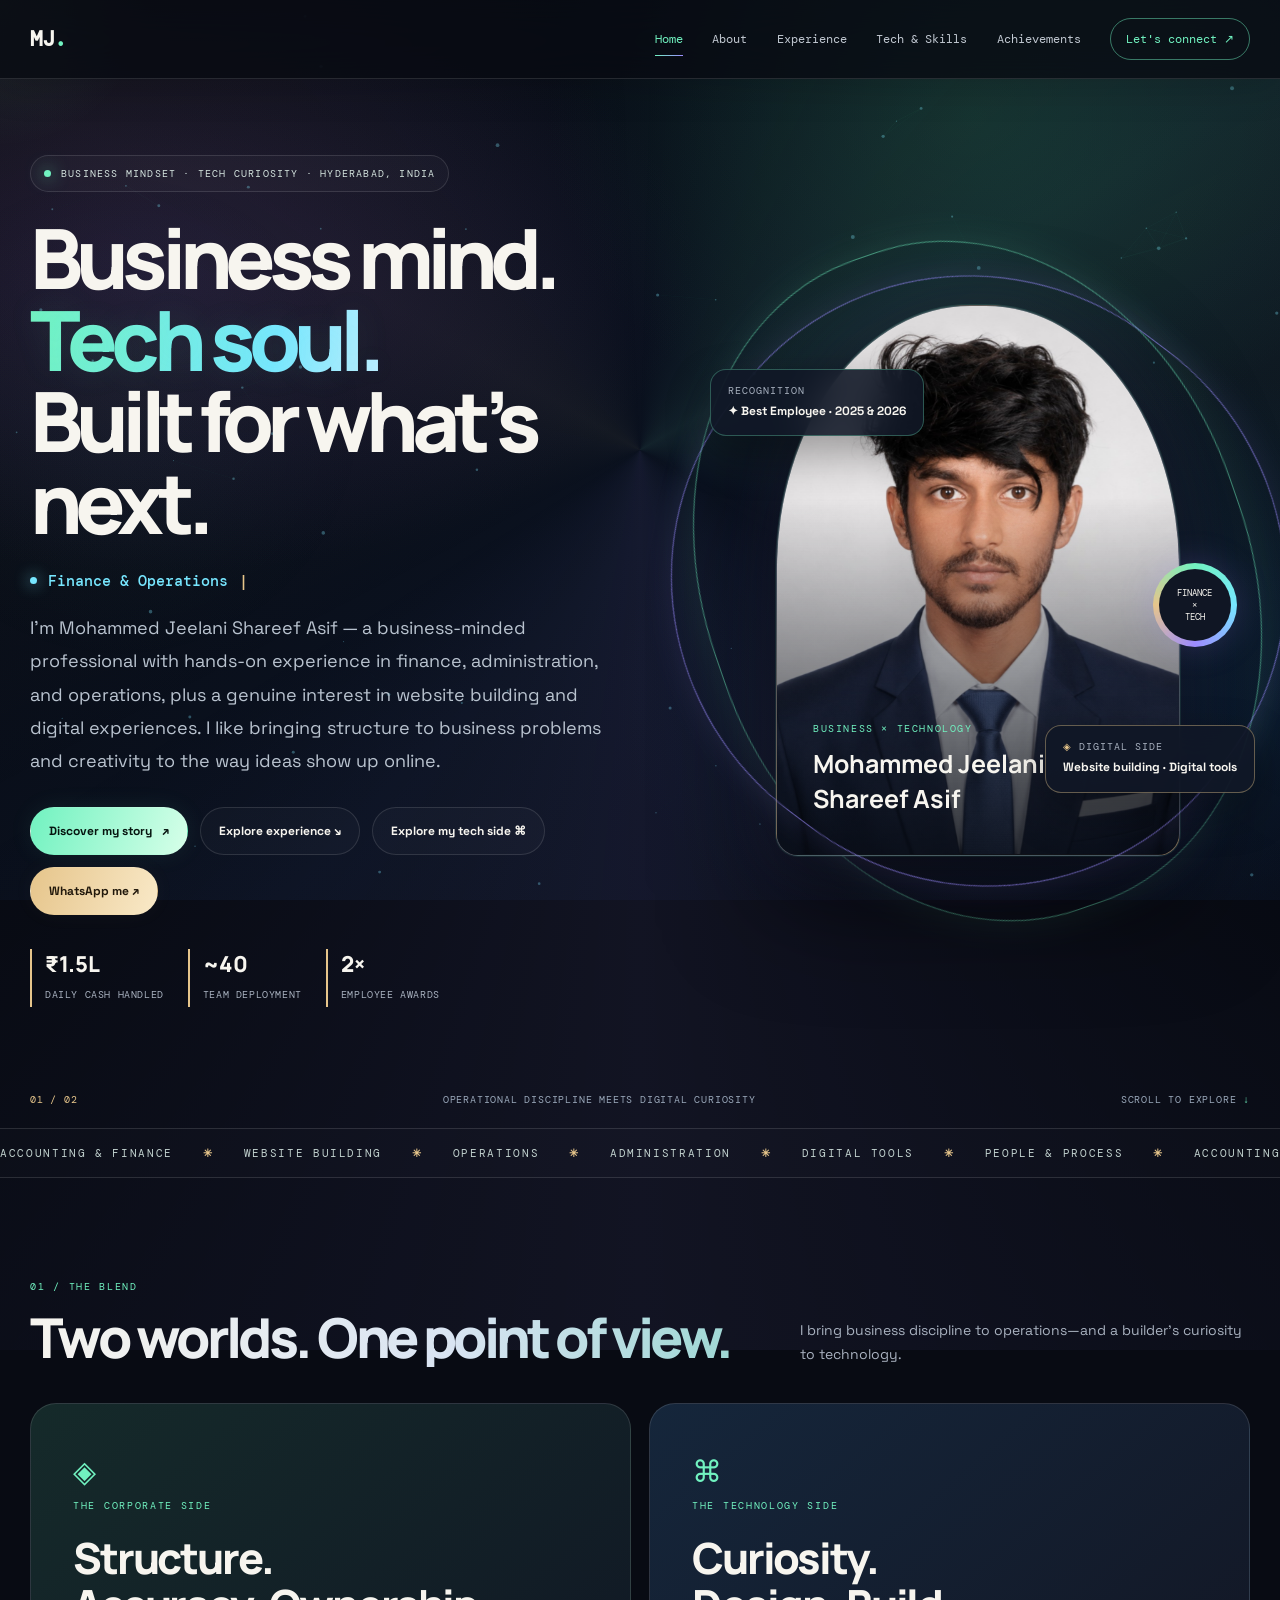
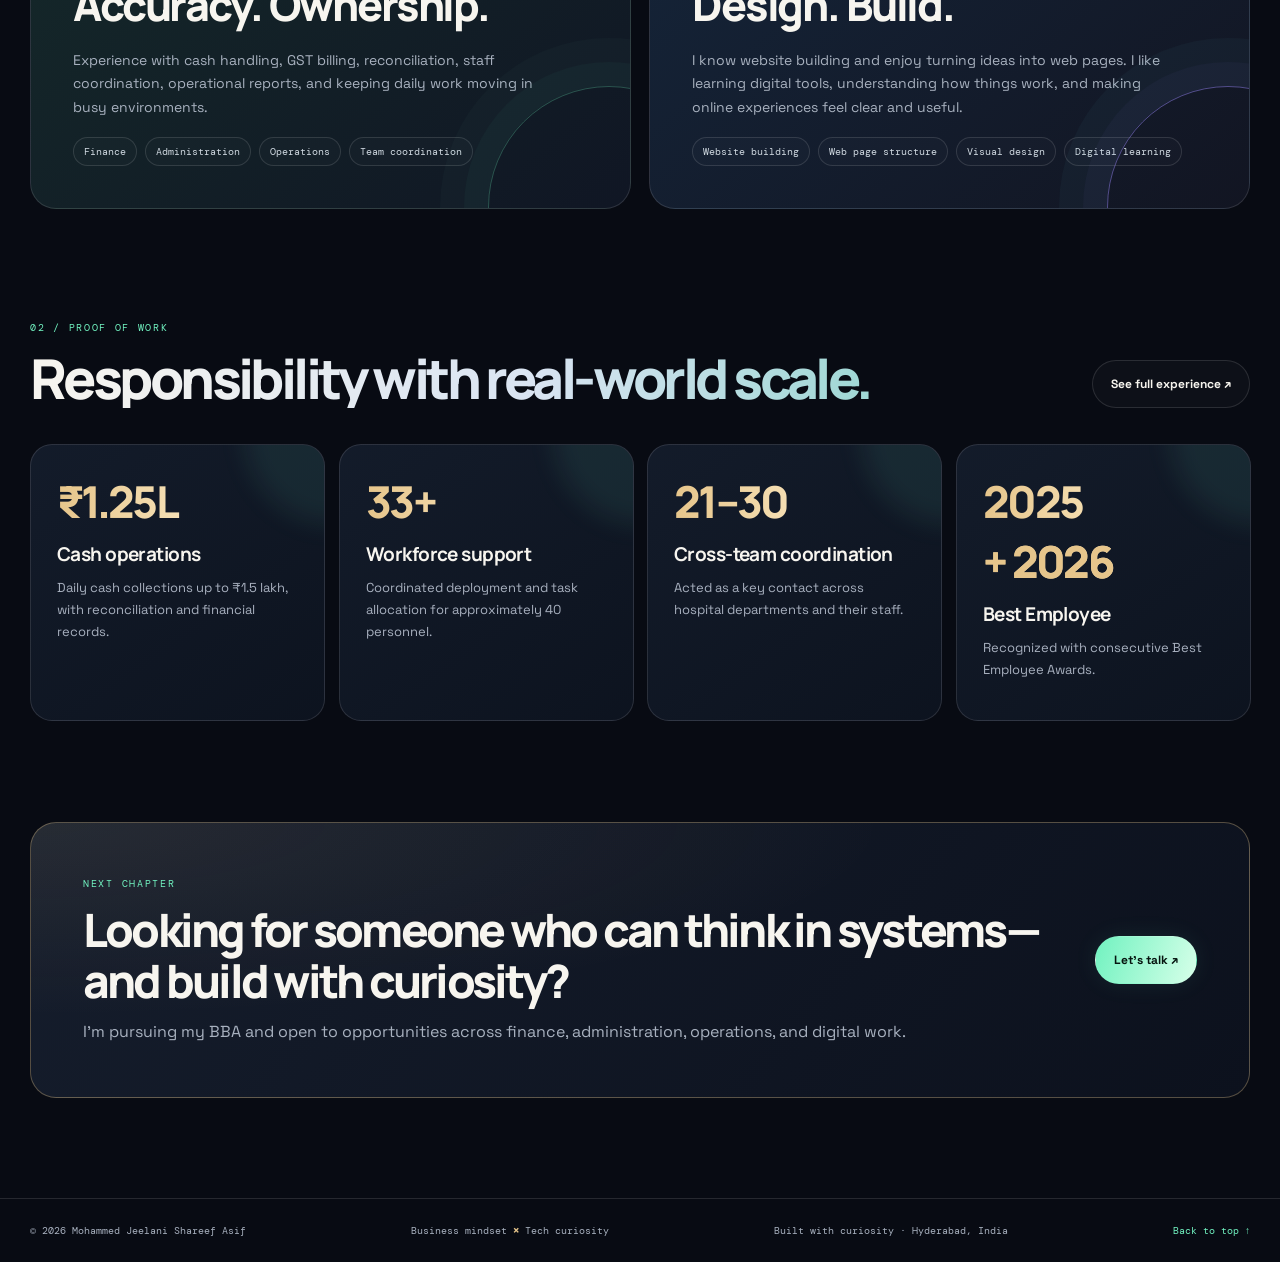
<file: index.html>
<!doctype html><html lang="en"><head><meta charset="utf-8"><meta name="viewport" content="width=device-width,initial-scale=1"><meta name="theme-color" content="#080b13"><meta name="description" content="Mohammed Jeelani Shareef Asif — the intersection of business operations, finance, and website building."><title>Mohammed Jeelani Shareef Asif — Business × Tech</title><link rel="stylesheet" href="styles.css"></head><body><a class="skip-link" href="#main-content">Skip to content</a><canvas class="particle-field" id="particle-field" aria-hidden="true"></canvas><div class="progress"></div><div class="cursor-glow"></div><header class="nav"><div class="wrap navin"><a class="logo" href="index.html">MJ<b>.</b></a><button class="menu" aria-label="Toggle navigation" aria-expanded="false" aria-controls="primary-navigation">☰</button><nav class="navlinks" id="primary-navigation"><a class="active" href="index.html">Home</a><a href="about.html">About</a><a href="experience.html">Experience</a><a href="tech.html">Tech & Skills</a><a href="achievements.html">Achievements</a><a href="contact.html" class="contactlink">Let's connect ↗</a></nav></div></header><main id="main-content"><section class="wrap hero"><div class="hero-copy"><div class="eyebrow"><span class="pulse"></span> Business mindset · Tech curiosity · Hyderabad, India</div><h1>Business mind.<br><span class="shine">Tech soul.</span><br>Built for what’s next.</h1><div class="role-line"><span class="role-dot"></span><span class="role-cycle" data-words="Finance &amp; Operations|Website Building|Business Administration|Digital Problem-Solving">Finance &amp; Operations</span><span class="role-caret">|</span></div><p class="lead">I’m Mohammed Jeelani Shareef Asif — a business-minded professional with hands-on experience in finance, administration, and operations, plus a genuine interest in website building and digital experiences. I like bringing structure to business problems and creativity to the way ideas show up online.</p><div class="actions"><a class="btn primary" href="about.html">Discover my story <span>↗</span></a><a class="btn" href="experience.html">Explore experience ↘</a><a class="btn" href="tech.html">Explore my tech side ⌘</a><a class="btn gold" href="https://wa.me/918639032295" target="_blank" rel="noopener">WhatsApp me ↗</a></div><div class="metrics"><div class="metric"><strong>₹1.5L</strong><small>Daily cash handled</small></div><div class="metric"><strong>~40</strong><small>Team deployment</small></div><div class="metric"><strong>2×</strong><small>Employee awards</small></div></div></div><div class="visual"><div class="photo-orbit"><div class="photo-shell"><img src="assets/profile.png" alt="Professional portrait of Mohammed Jeelani Shareef Asif"><div class="photo-caption"><small>Business × Technology</small><strong>Mohammed Jeelani<br>Shareef Asif</strong></div></div><div class="floating f-award"><small>Recognition</small><b>✦ Best Employee · 2025 & 2026</b></div><div class="floating f-tech"><small><em>◈</em> Digital side</small><b>Website building · Digital tools</b></div><div class="orbit-label"><span>FINANCE<br>×<br>TECH</span></div></div></div></section><div class="hero-footnote wrap"><span class="mono">01 / 02</span><span>Operational discipline meets digital curiosity</span><span class="scroll-cue">SCROLL TO EXPLORE <b>↓</b></span></div><div class="ticker"><div class="ticker-track"><span>Accounting & Finance</span><b>✳</b><span>Website Building</span><b>✳</b><span>Operations</span><b>✳</b><span>Administration</span><b>✳</b><span>Digital Tools</span><b>✳</b><span>People & Process</span><b>✳</b><span>Accounting & Finance</span><b>✳</b><span>Website Building</span><b>✳</b><span>Operations</span><b>✳</b><span>Administration</span><b>✳</b><span>Digital Tools</span><b>✳</b><span>People & Process</span><b>✳</b></div></div><section class="section"><div class="wrap"><div class="section-head reveal"><div><div class="kicker">01 / The blend</div><h2 class="title">Two worlds. One point of view.</h2></div><p class="sub">I bring business discipline to operations—and a builder's curiosity to technology.</p></div><div class="split-persona"><article class="persona reveal"><div class="bigicon">◈</div><div class="kicker">The corporate side</div><h2>Structure.<br>Accuracy. Ownership.</h2><p>Experience with cash handling, GST billing, reconciliation, staff coordination, operational reports, and keeping daily work moving in busy environments.</p><div class="chips"><span class="chip">Finance</span><span class="chip">Administration</span><span class="chip">Operations</span><span class="chip">Team coordination</span></div></article><article class="persona tech reveal delay1"><div class="bigicon bluetext">⌘</div><div class="kicker bluetext">The technology side</div><h2>Curiosity.<br>Design. Build.</h2><p>I know website building and enjoy turning ideas into web pages. I like learning digital tools, understanding how things work, and making online experiences feel clear and useful.</p><div class="chips"><span class="chip">Website building</span><span class="chip">Web page structure</span><span class="chip">Visual design</span><span class="chip">Digital learning</span></div></article></div></div></section><section class="section" style="padding-top:10px"><div class="wrap"><div class="section-head reveal"><div><div class="kicker">02 / Proof of work</div><h2 class="title">Responsibility with real-world scale.</h2></div><a class="btn" href="experience.html">See full experience ↗</a></div><div class="grid4"><article class="card reveal"><div class="impactnum" data-count="150000" data-prefix="₹">₹0</div><h3>Cash operations</h3><p>Daily cash collections up to ₹1.5 lakh, with reconciliation and financial records.</p></article><article class="card reveal delay1"><div class="impactnum" data-count="40" data-suffix="+">0</div><h3>Workforce support</h3><p>Coordinated deployment and task allocation for approximately 40 personnel.</p></article><article class="card reveal delay2"><div class="impactnum" data-count="25" data-suffix="–30">0</div><h3>Cross-team coordination</h3><p>Acted as a key contact across hospital departments and their staff.</p></article><article class="card reveal delay3"><div class="impactnum">2025<br><span class="goldtext">+ 2026</span></div><h3>Best Employee</h3><p>Recognized with consecutive Best Employee Awards.</p></article></div></div></section><section class="section" style="padding-top:0"><div class="wrap"><div class="cta-panel reveal"><div><div class="kicker">Next chapter</div><h2>Looking for someone who can think in systems—and build with curiosity?</h2><p>I'm pursuing my BBA and open to opportunities across finance, administration, operations, and digital work.</p></div><a class="btn primary" href="contact.html">Let's talk ↗</a></div></div></section></main><footer class="footer"><div class="wrap footerin"><span>© <span id="year"></span> Mohammed Jeelani Shareef Asif</span><span>Business mindset <b class="goldtext">×</b> Tech curiosity</span><span class="footer-note">Built with curiosity · Hyderabad, India</span><a href="#">Back to top ↑</a></div></footer><script src="app.js"></script></body></html>
</file>
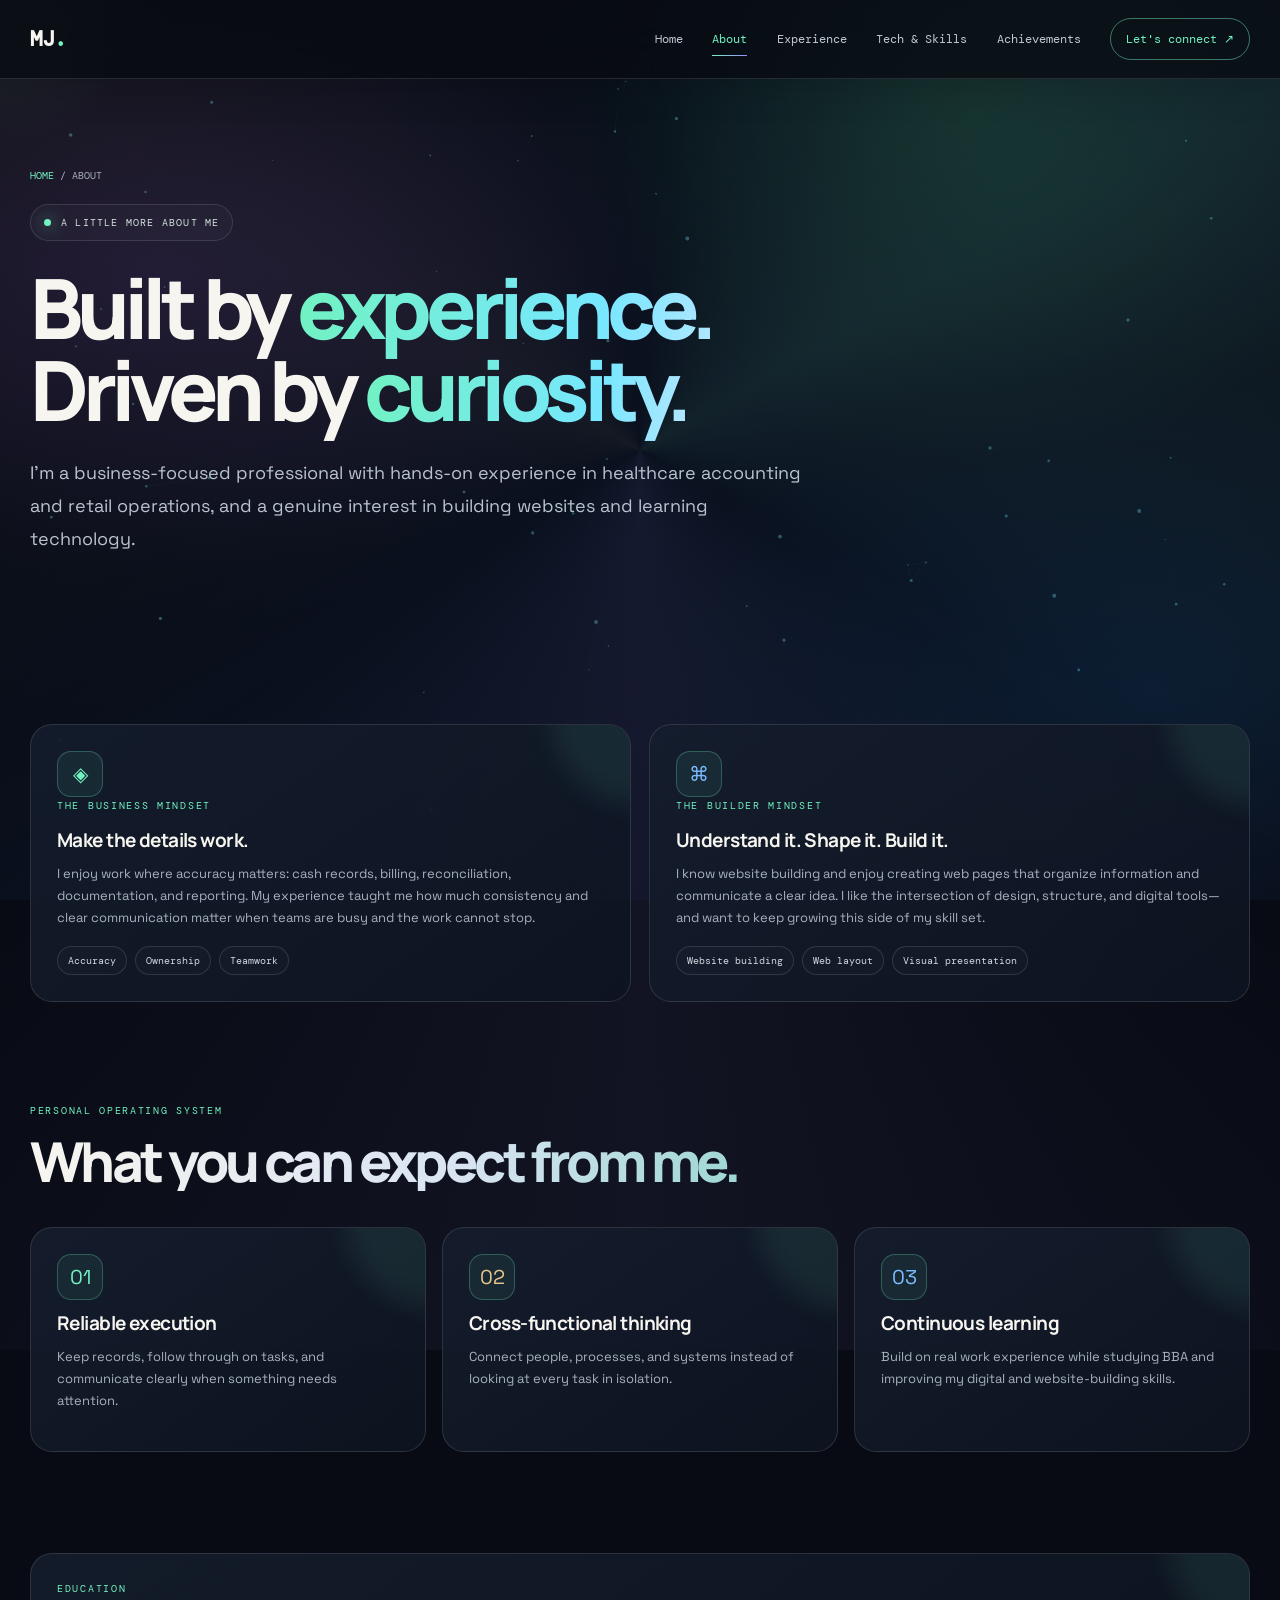
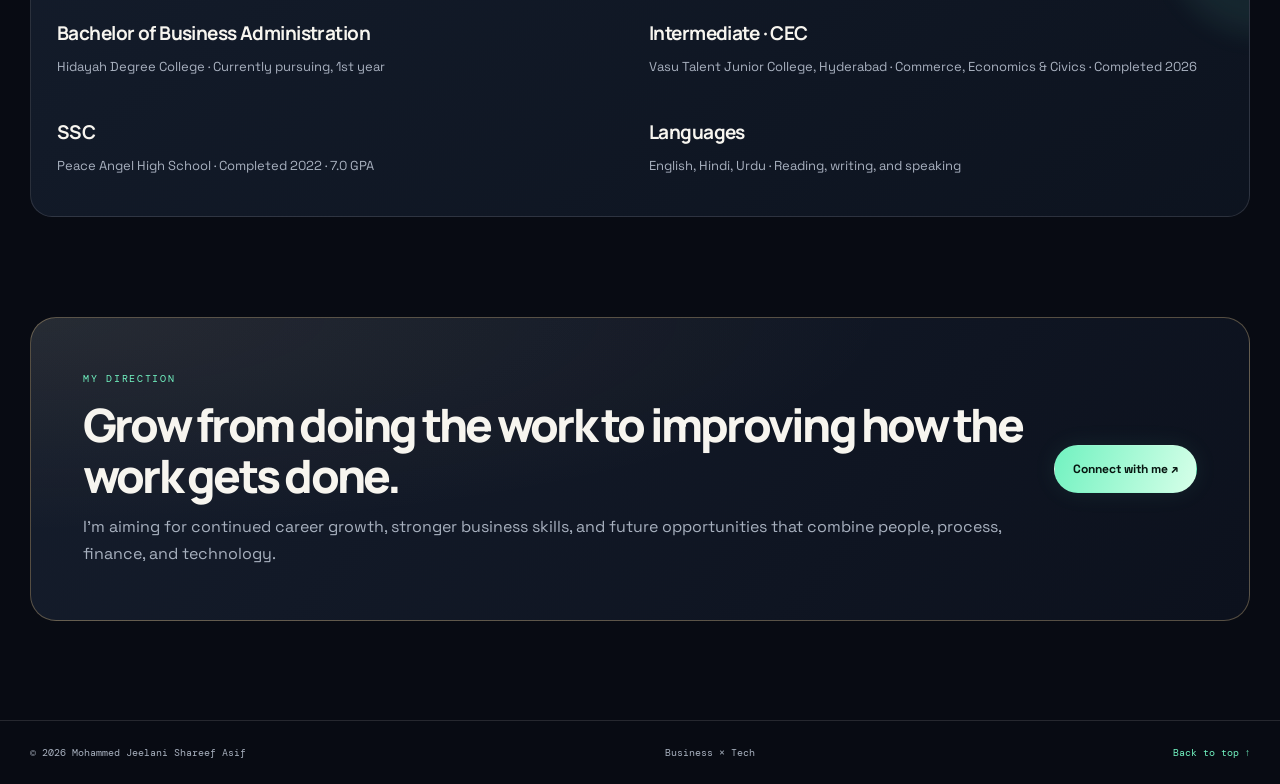
<file: about.html>
<!doctype html><html lang="en"><head><meta charset="utf-8"><meta name="viewport" content="width=device-width,initial-scale=1"><meta name="theme-color" content="#080b13"><title>About | Mohammed Jeelani Shareef Asif</title><link rel="stylesheet" href="styles.css"></head><body><a class="skip-link" href="#main-content">Skip to content</a><canvas class="particle-field" id="particle-field" aria-hidden="true"></canvas><div class="progress"></div><div class="cursor-glow"></div><header class="nav"><div class="wrap navin"><a class="logo" href="index.html">MJ<b>.</b></a><button class="menu" aria-label="Toggle navigation" aria-expanded="false" aria-controls="primary-navigation">☰</button><nav class="navlinks" id="primary-navigation"><a href="index.html">Home</a><a class="active" href="about.html">About</a><a href="experience.html">Experience</a><a href="tech.html">Tech & Skills</a><a href="achievements.html">Achievements</a><a href="contact.html" class="contactlink">Let's connect ↗</a></nav></div></header><main id="main-content"><section class="wrap page-hero"><div class="breadcrumb"><a href="index.html">HOME</a> / ABOUT</div><div class="eyebrow"><span class="pulse"></span> A little more about me</div><h1>Built by <span class="shine">experience.</span><br>Driven by <span class="shine">curiosity.</span></h1><p class="lead">I'm a business-focused professional with hands-on experience in healthcare accounting and retail operations, and a genuine interest in building websites and learning technology.</p></section><section class="section"><div class="wrap grid2"><article class="card reveal"><div class="iconbox">◈</div><div class="kicker">The business mindset</div><h3>Make the details work.</h3><p>I enjoy work where accuracy matters: cash records, billing, reconciliation, documentation, and reporting. My experience taught me how much consistency and clear communication matter when teams are busy and the work cannot stop.</p><div class="chips"><span class="chip">Accuracy</span><span class="chip">Ownership</span><span class="chip">Teamwork</span></div></article><article class="card reveal delay1"><div class="iconbox bluetext">⌘</div><div class="kicker bluetext">The builder mindset</div><h3>Understand it. Shape it. Build it.</h3><p>I know website building and enjoy creating web pages that organize information and communicate a clear idea. I like the intersection of design, structure, and digital tools—and want to keep growing this side of my skill set.</p><div class="chips"><span class="chip">Website building</span><span class="chip">Web layout</span><span class="chip">Visual presentation</span></div></article></div></section><section class="section" style="padding-top:0"><div class="wrap"><div class="section-head reveal"><div><div class="kicker">Personal operating system</div><h2 class="title">What you can expect from me.</h2></div></div><div class="grid3"><article class="card reveal"><div class="iconbox">01</div><h3>Reliable execution</h3><p>Keep records, follow through on tasks, and communicate clearly when something needs attention.</p></article><article class="card reveal delay1"><div class="iconbox goldtext">02</div><h3>Cross-functional thinking</h3><p>Connect people, processes, and systems instead of looking at every task in isolation.</p></article><article class="card reveal delay2"><div class="iconbox bluetext">03</div><h3>Continuous learning</h3><p>Build on real work experience while studying BBA and improving my digital and website-building skills.</p></article></div></div></section><section class="section" style="padding-top:0"><div class="wrap"><div class="card reveal"><div class="kicker">Education</div><div class="grid2"><div><h3>Bachelor of Business Administration</h3><p>Hidayah Degree College · Currently pursuing, 1st year</p></div><div><h3>Intermediate · CEC</h3><p>Vasu Talent Junior College, Hyderabad · Commerce, Economics & Civics · Completed 2026</p></div><div><h3>SSC</h3><p>Peace Angel High School · Completed 2022 · 7.0 GPA</p></div><div><h3>Languages</h3><p>English, Hindi, Urdu · Reading, writing, and speaking</p></div></div></div></div></section><section class="section" style="padding-top:0"><div class="wrap"><div class="cta-panel reveal"><div><div class="kicker">My direction</div><h2>Grow from doing the work to improving how the work gets done.</h2><p>I'm aiming for continued career growth, stronger business skills, and future opportunities that combine people, process, finance, and technology.</p></div><a class="btn primary" href="contact.html">Connect with me ↗</a></div></div></section></main><footer class="footer"><div class="wrap footerin"><span>© <span id="year"></span> Mohammed Jeelani Shareef Asif</span><span>Business × Tech</span><a href="#">Back to top ↑</a></div></footer><script src="app.js"></script></body></html>
</file>
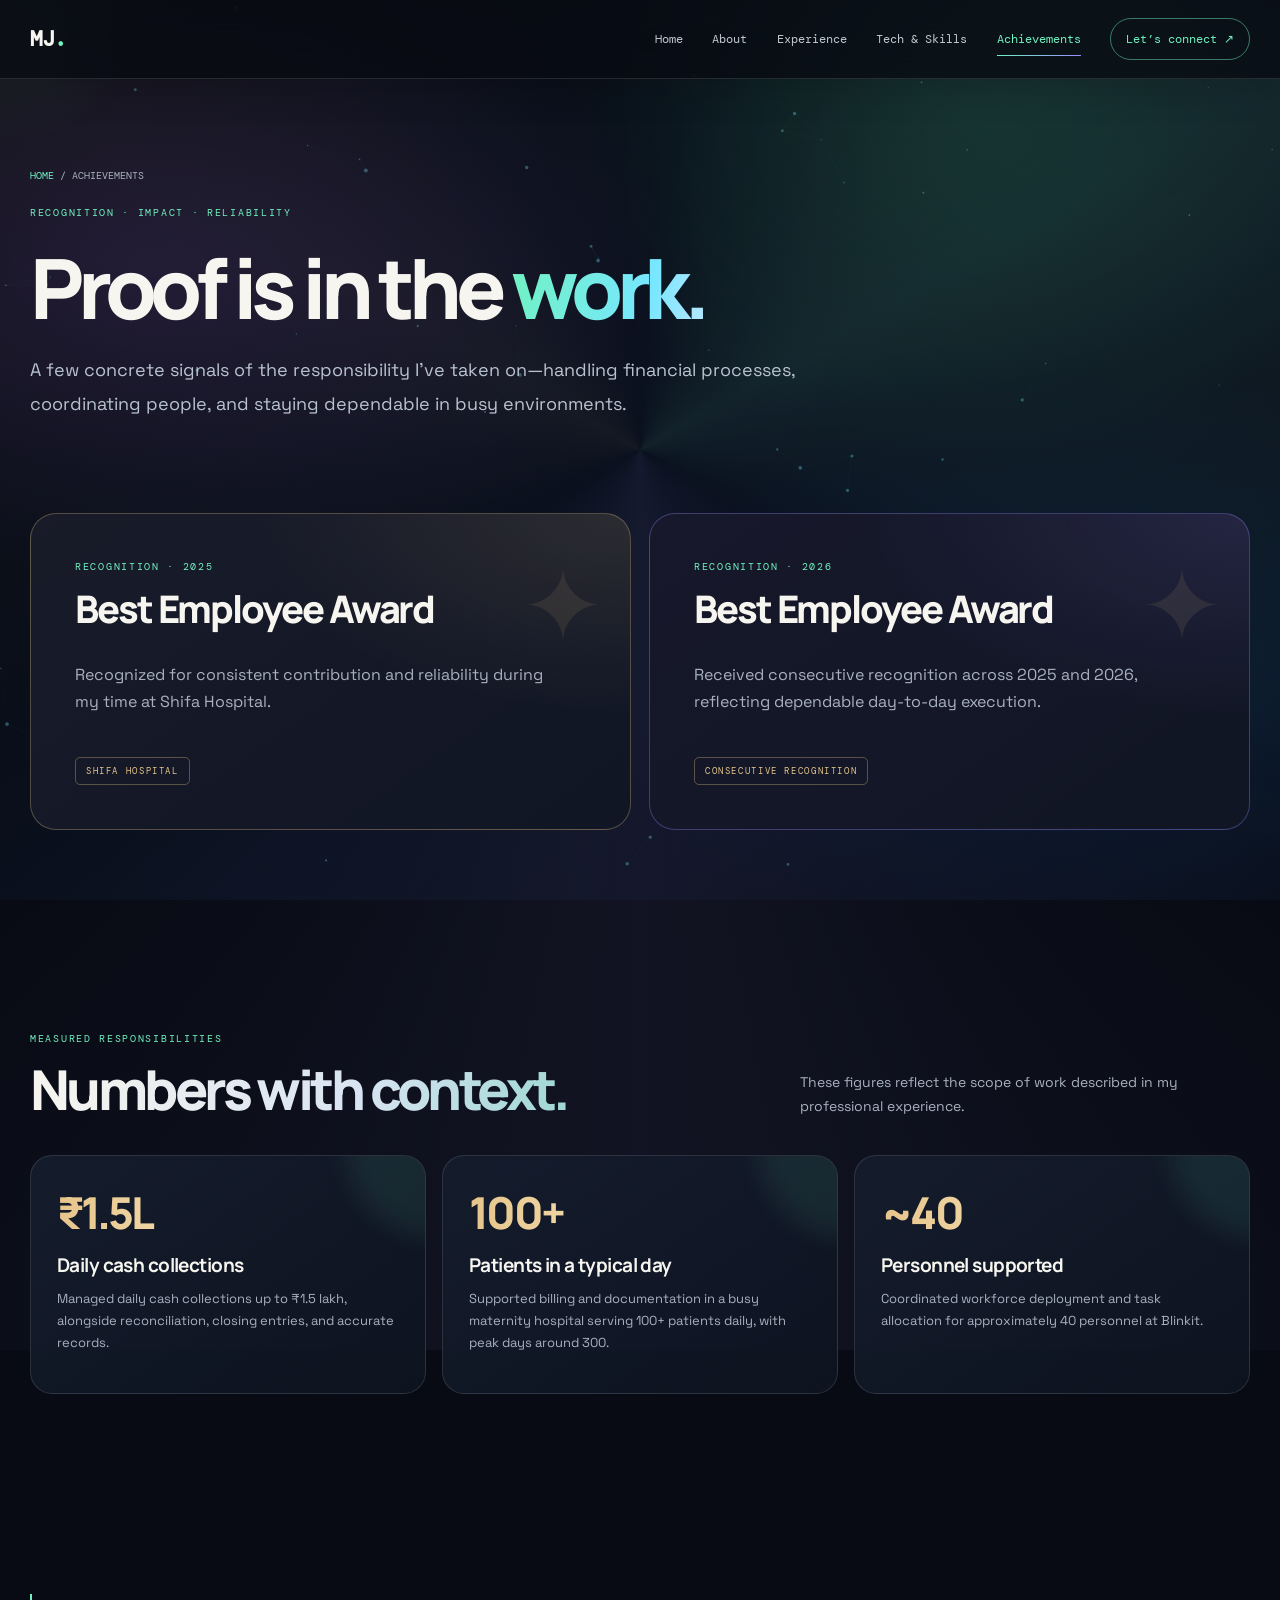
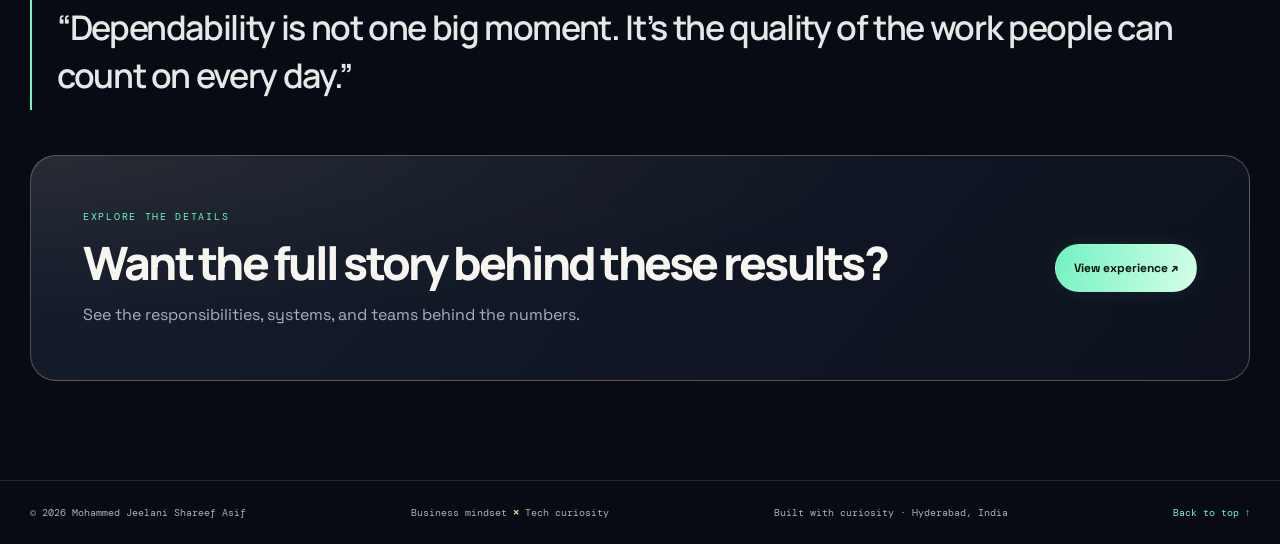
<file: achievements.html>
<!doctype html><html lang="en"><head><meta charset="utf-8"><meta name="viewport" content="width=device-width,initial-scale=1"><meta name="theme-color" content="#080b13"><meta name="description" content="Achievements and measurable work contributions of Mohammed Jeelani Shareef Asif."><title>Achievements — Mohammed Jeelani Shareef Asif</title><link rel="stylesheet" href="styles.css"></head><body><a class="skip-link" href="#main-content">Skip to content</a><canvas class="particle-field" id="particle-field" aria-hidden="true"></canvas><div class="progress"></div><div class="cursor-glow"></div><header class="nav"><div class="wrap navin"><a class="logo" href="index.html">MJ<b>.</b></a><button class="menu" aria-label="Toggle navigation" aria-expanded="false" aria-controls="primary-navigation">☰</button><nav class="navlinks" id="primary-navigation"><a href="index.html">Home</a><a href="about.html">About</a><a href="experience.html">Experience</a><a href="tech.html">Tech &amp; Skills</a><a class="active" href="achievements.html">Achievements</a><a href="contact.html" class="contactlink">Let’s connect ↗</a></nav></div></header><main id="main-content"><section class="wrap page-hero"><div class="breadcrumb"><a href="index.html">HOME</a> / ACHIEVEMENTS</div><div class="kicker">Recognition · impact · reliability</div><h1>Proof is in the <span class="shine">work.</span></h1><p class="lead">A few concrete signals of the responsibility I’ve taken on—handling financial processes, coordinating people, and staying dependable in busy environments.</p></section><section class="section" style="padding-top:25px"><div class="wrap"><div class="grid2"><article class="award-card reveal"><div class="award-halo">✦</div><div class="kicker goldtext">Recognition · 2025</div><h2>Best Employee Award</h2><p>Recognized for consistent contribution and reliability during my time at Shifa Hospital.</p><span class="award-stamp">SHIFA HOSPITAL</span></article><article class="award-card violet reveal delay1"><div class="award-halo">✦</div><div class="kicker bluetext">Recognition · 2026</div><h2>Best Employee Award</h2><p>Received consecutive recognition across 2025 and 2026, reflecting dependable day-to-day execution.</p><span class="award-stamp">CONSECUTIVE RECOGNITION</span></article></div></div></section><section class="section"><div class="wrap"><div class="section-head reveal"><div><div class="kicker">Measured responsibilities</div><h2 class="title">Numbers with context.</h2></div><p class="sub">These figures reflect the scope of work described in my professional experience.</p></div><div class="grid3"><article class="card reveal"><div class="impactnum">₹1.5L</div><h3>Daily cash collections</h3><p>Managed daily cash collections up to ₹1.5 lakh, alongside reconciliation, closing entries, and accurate records.</p></article><article class="card reveal delay1"><div class="impactnum">100+</div><h3>Patients in a typical day</h3><p>Supported billing and documentation in a busy maternity hospital serving 100+ patients daily, with peak days around 300.</p></article><article class="card reveal delay2"><div class="impactnum">~40</div><h3>Personnel supported</h3><p>Coordinated workforce deployment and task allocation for approximately 40 personnel at Blinkit.</p></article></div></div></section><section class="section"><div class="wrap"><div class="quote reveal">“Dependability is not one big moment. It’s the quality of the work people can count on every day.”</div><div class="cta-panel reveal" style="margin-top:45px"><div><div class="kicker">Explore the details</div><h2>Want the full story behind these results?</h2><p>See the responsibilities, systems, and teams behind the numbers.</p></div><a class="btn primary" href="experience.html">View experience ↗</a></div></div></section></main><footer class="footer"><div class="wrap footerin"><span>© <span id="year"></span> Mohammed Jeelani Shareef Asif</span><span>Business mindset <b class="goldtext">×</b> Tech curiosity</span><span class="footer-note">Built with curiosity · Hyderabad, India</span><a href="#">Back to top ↑</a></div></footer><script src="app.js"></script></body></html>
</file>
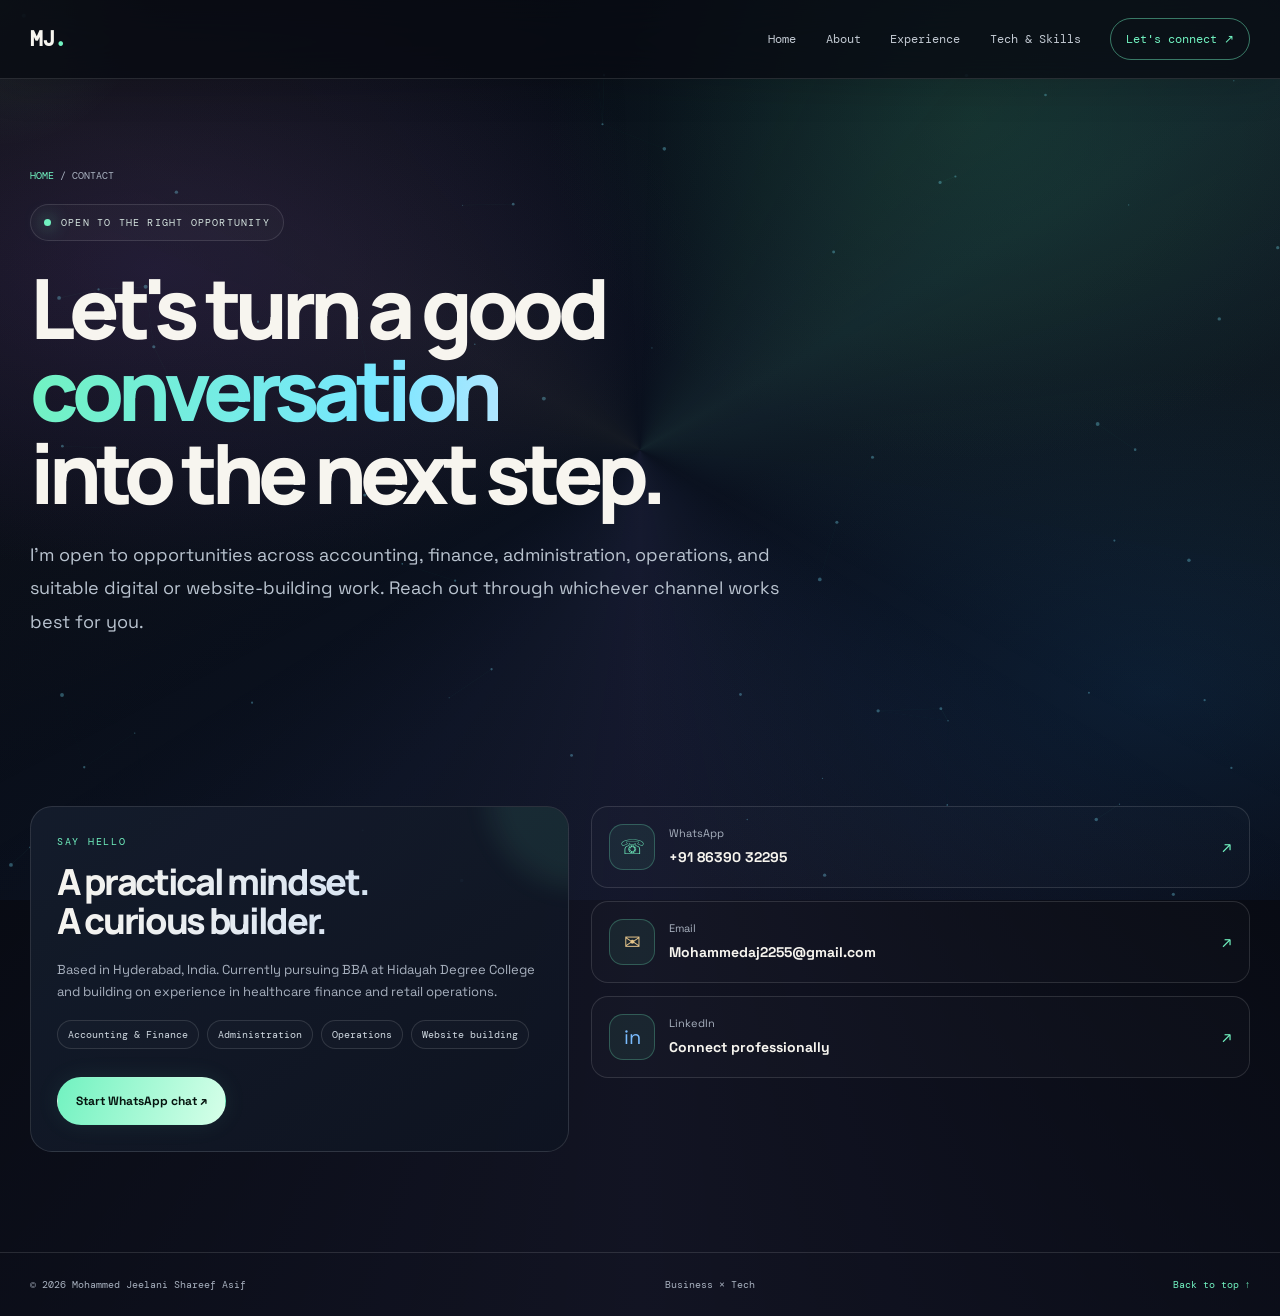
<file: contact.html>
<!doctype html><html lang="en"><head><meta charset="utf-8"><meta name="viewport" content="width=device-width,initial-scale=1"><meta name="theme-color" content="#080b13"><title>Contact | Mohammed Jeelani Shareef Asif</title><link rel="stylesheet" href="styles.css"></head><body><a class="skip-link" href="#main-content">Skip to content</a><canvas class="particle-field" id="particle-field" aria-hidden="true"></canvas><div class="progress"></div><div class="cursor-glow"></div><header class="nav"><div class="wrap navin"><a class="logo" href="index.html">MJ<b>.</b></a><button class="menu" aria-label="Toggle navigation" aria-expanded="false" aria-controls="primary-navigation">☰</button><nav class="navlinks" id="primary-navigation"><a href="index.html">Home</a><a href="about.html">About</a><a href="experience.html">Experience</a><a href="tech.html">Tech & Skills</a><a class="contactlink active" href="contact.html">Let's connect ↗</a></nav></div></header><main id="main-content"><section class="wrap page-hero"><div class="breadcrumb"><a href="index.html">HOME</a> / CONTACT</div><div class="eyebrow"><span class="pulse"></span> Open to the right opportunity</div><h1>Let's turn a good <span class="shine">conversation</span><br>into the next step.</h1><p class="lead">I'm open to opportunities across accounting, finance, administration, operations, and suitable digital or website-building work. Reach out through whichever channel works best for you.</p></section><section class="section"><div class="wrap contactbox"><article class="card reveal"><div class="kicker">Say hello</div><h2 class="title" style="font-size:36px;margin-bottom:18px">A practical mindset.<br>A curious builder.</h2><p style="color:var(--muted)">Based in Hyderabad, India. Currently pursuing BBA at Hidayah Degree College and building on experience in healthcare finance and retail operations.</p><div class="chips"><span class="chip">Accounting & Finance</span><span class="chip">Administration</span><span class="chip">Operations</span><span class="chip">Website building</span></div><div style="margin-top:28px"><a class="btn primary" href="https://wa.me/918639032295" target="_blank" rel="noopener">Start WhatsApp chat ↗</a></div></article><div class="reveal delay1" style="display:grid;gap:13px;align-content:start"><a class="contact-option" href="https://wa.me/918639032295" target="_blank" rel="noopener"><span class="iconbox">☏</span><span><small>WhatsApp</small><strong>+91 86390 32295</strong></span><span style="margin-left:auto;color:var(--mint)">↗</span></a><a class="contact-option" href="mailto:Mohammedaj2255@gmail.com"><span class="iconbox goldtext">✉</span><span><small>Email</small><strong>Mohammedaj2255@gmail.com</strong></span><span style="margin-left:auto;color:var(--mint)">↗</span></a><a class="contact-option" href="https://www.linkedin.com/in/m-j-s-asif-8b1097305" target="_blank" rel="noopener"><span class="iconbox bluetext">in</span><span><small>LinkedIn</small><strong>Connect professionally</strong></span><span style="margin-left:auto;color:var(--mint)">↗</span></a></div></div></section></main><footer class="footer"><div class="wrap footerin"><span>© <span id="year"></span> Mohammed Jeelani Shareef Asif</span><span>Business × Tech</span><a href="#">Back to top ↑</a></div></footer><script src="app.js"></script></body></html>
</file>
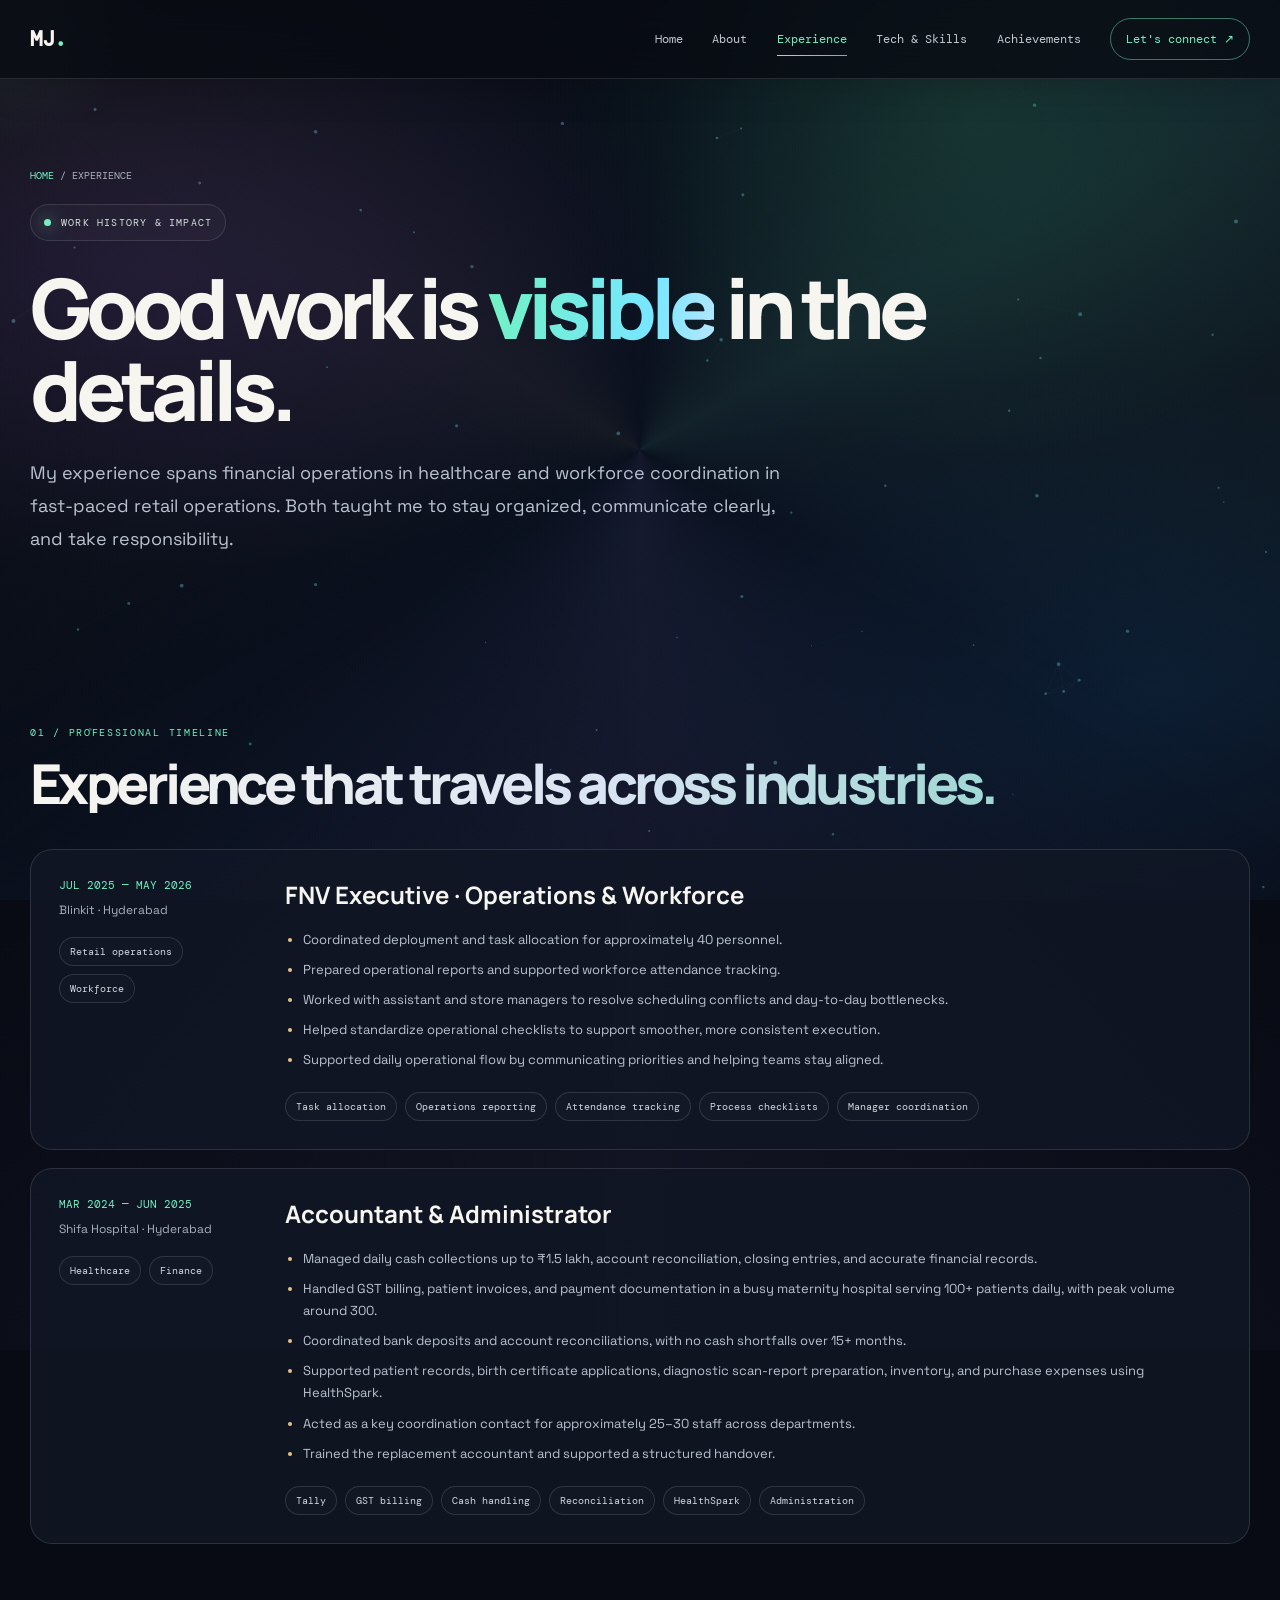
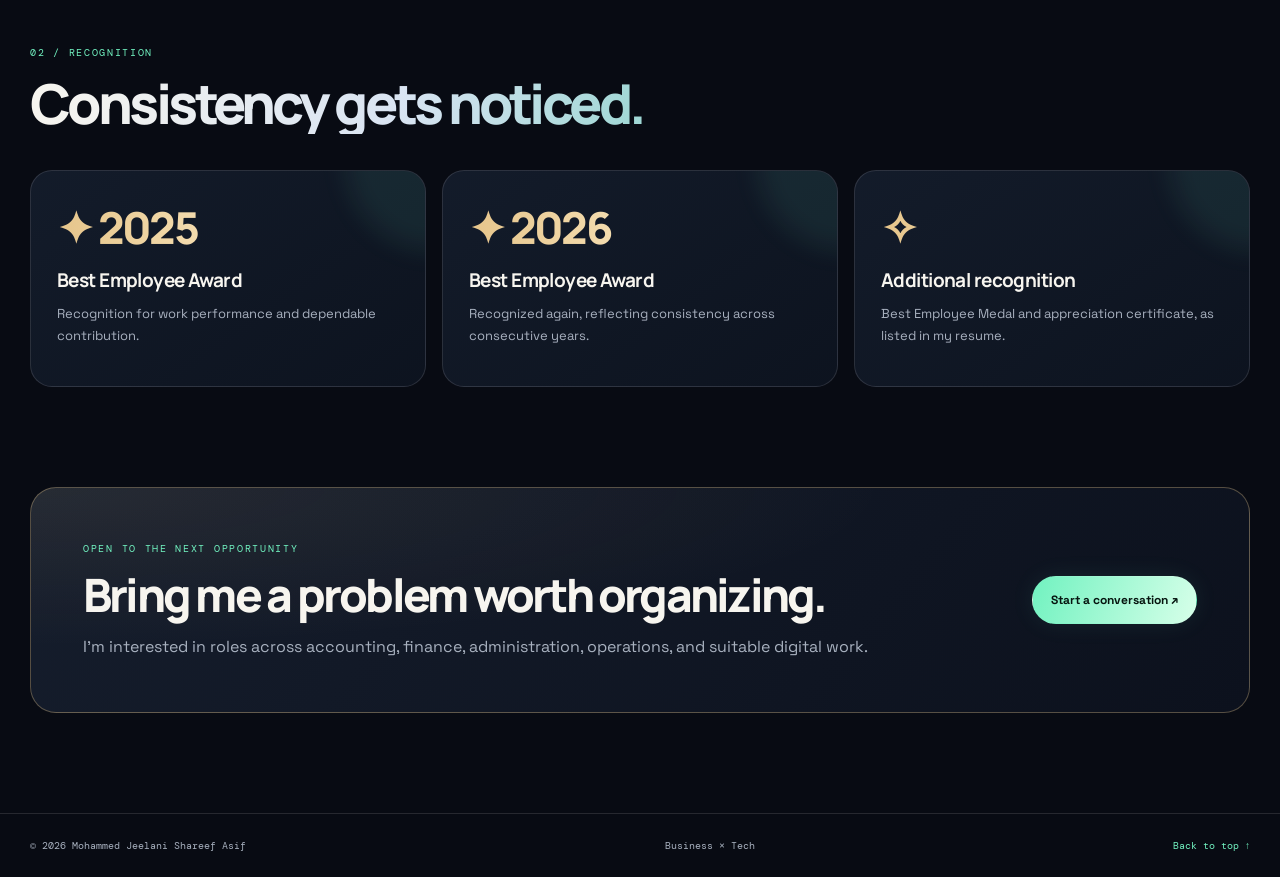
<file: experience.html>
<!doctype html><html lang="en"><head><meta charset="utf-8"><meta name="viewport" content="width=device-width,initial-scale=1"><meta name="theme-color" content="#080b13"><title>Experience | Mohammed Jeelani Shareef Asif</title><link rel="stylesheet" href="styles.css"></head><body><a class="skip-link" href="#main-content">Skip to content</a><canvas class="particle-field" id="particle-field" aria-hidden="true"></canvas><div class="progress"></div><div class="cursor-glow"></div><header class="nav"><div class="wrap navin"><a class="logo" href="index.html">MJ<b>.</b></a><button class="menu" aria-label="Toggle navigation" aria-expanded="false" aria-controls="primary-navigation">☰</button><nav class="navlinks" id="primary-navigation"><a href="index.html">Home</a><a href="about.html">About</a><a class="active" href="experience.html">Experience</a><a href="tech.html">Tech & Skills</a><a href="achievements.html">Achievements</a><a href="contact.html" class="contactlink">Let's connect ↗</a></nav></div></header><main id="main-content"><section class="wrap page-hero"><div class="breadcrumb"><a href="index.html">HOME</a> / EXPERIENCE</div><div class="eyebrow"><span class="pulse"></span> Work history & impact</div><h1>Good work is <span class="shine">visible</span> in the details.</h1><p class="lead">My experience spans financial operations in healthcare and workforce coordination in fast-paced retail operations. Both taught me to stay organized, communicate clearly, and take responsibility.</p></section><section class="section"><div class="wrap"><div class="section-head reveal"><div><div class="kicker">01 / Professional timeline</div><h2 class="title">Experience that travels across industries.</h2></div></div><div class="timeline"><article class="job reveal"><div><div class="jobdate">JUL 2025 — MAY 2026</div><div class="jobplace">Blinkit · Hyderabad</div><div class="chips"><span class="chip">Retail operations</span><span class="chip">Workforce</span></div></div><div><h2>FNV Executive · Operations & Workforce</h2><ul><li>Coordinated deployment and task allocation for approximately 40 personnel.</li><li>Prepared operational reports and supported workforce attendance tracking.</li><li>Worked with assistant and store managers to resolve scheduling conflicts and day-to-day bottlenecks.</li><li>Helped standardize operational checklists to support smoother, more consistent execution.</li><li>Supported daily operational flow by communicating priorities and helping teams stay aligned.</li></ul><div class="chips"><span class="chip">Task allocation</span><span class="chip">Operations reporting</span><span class="chip">Attendance tracking</span><span class="chip">Process checklists</span><span class="chip">Manager coordination</span></div></div></article><article class="job reveal"><div><div class="jobdate">MAR 2024 — JUN 2025</div><div class="jobplace">Shifa Hospital · Hyderabad</div><div class="chips"><span class="chip">Healthcare</span><span class="chip">Finance</span></div></div><div><h2>Accountant & Administrator</h2><ul><li>Managed daily cash collections up to ₹1.5 lakh, account reconciliation, closing entries, and accurate financial records.</li><li>Handled GST billing, patient invoices, and payment documentation in a busy maternity hospital serving 100+ patients daily, with peak volume around 300.</li><li>Coordinated bank deposits and account reconciliations, with no cash shortfalls over 15+ months.</li><li>Supported patient records, birth certificate applications, diagnostic scan-report preparation, inventory, and purchase expenses using HealthSpark.</li><li>Acted as a key coordination contact for approximately 25–30 staff across departments.</li><li>Trained the replacement accountant and supported a structured handover.</li></ul><div class="chips"><span class="chip">Tally</span><span class="chip">GST billing</span><span class="chip">Cash handling</span><span class="chip">Reconciliation</span><span class="chip">HealthSpark</span><span class="chip">Administration</span></div></div></article></div></div></section><section class="section" style="padding-top:0"><div class="wrap"><div class="section-head reveal"><div><div class="kicker">02 / Recognition</div><h2 class="title">Consistency gets noticed.</h2></div></div><div class="grid3"><article class="card reveal"><div class="impactnum">✦ 2025</div><h3>Best Employee Award</h3><p>Recognition for work performance and dependable contribution.</p></article><article class="card reveal delay1"><div class="impactnum">✦ 2026</div><h3>Best Employee Award</h3><p>Recognized again, reflecting consistency across consecutive years.</p></article><article class="card reveal delay2"><div class="impactnum goldtext">✧</div><h3>Additional recognition</h3><p>Best Employee Medal and appreciation certificate, as listed in my resume.</p></article></div></div></section><section class="section" style="padding-top:0"><div class="wrap"><div class="cta-panel reveal"><div><div class="kicker">Open to the next opportunity</div><h2>Bring me a problem worth organizing.</h2><p>I'm interested in roles across accounting, finance, administration, operations, and suitable digital work.</p></div><a class="btn primary" href="contact.html">Start a conversation ↗</a></div></div></section></main><footer class="footer"><div class="wrap footerin"><span>© <span id="year"></span> Mohammed Jeelani Shareef Asif</span><span>Business × Tech</span><a href="#">Back to top ↑</a></div></footer><script src="app.js"></script></body></html>
</file>
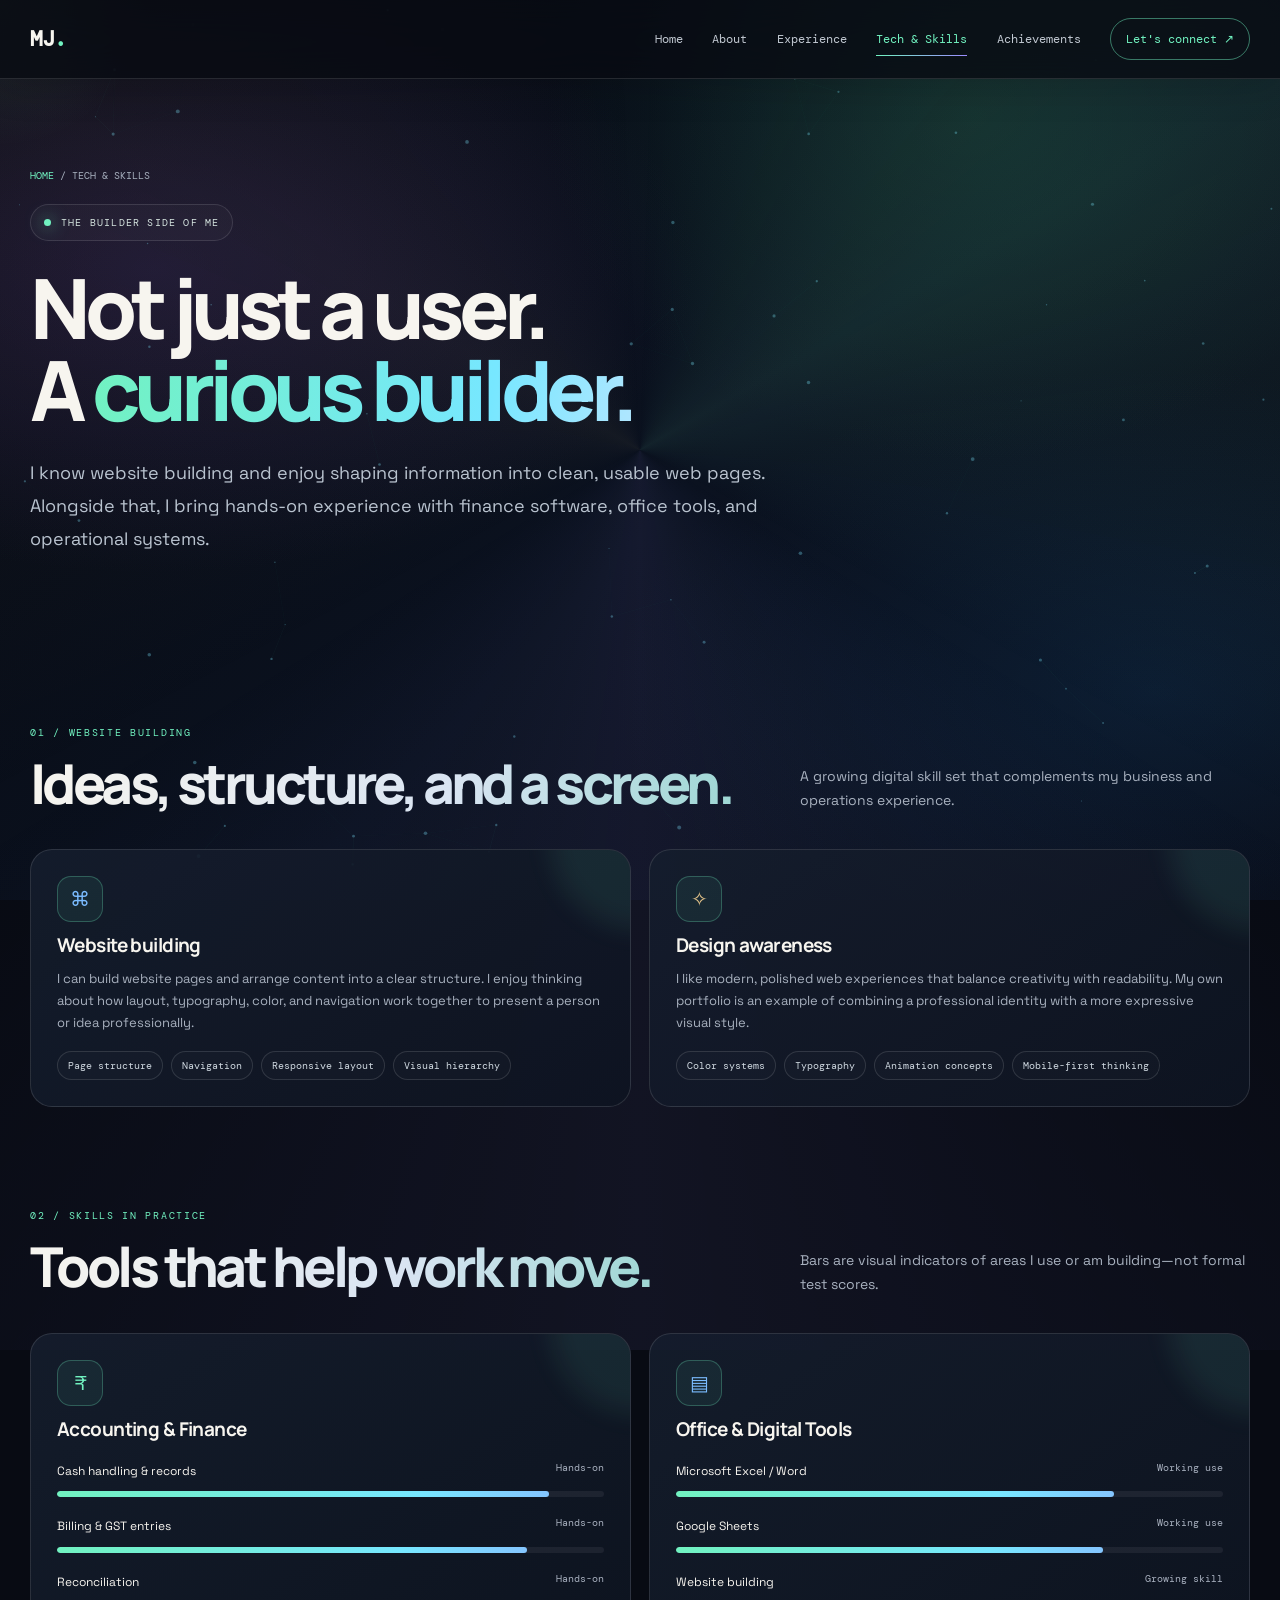
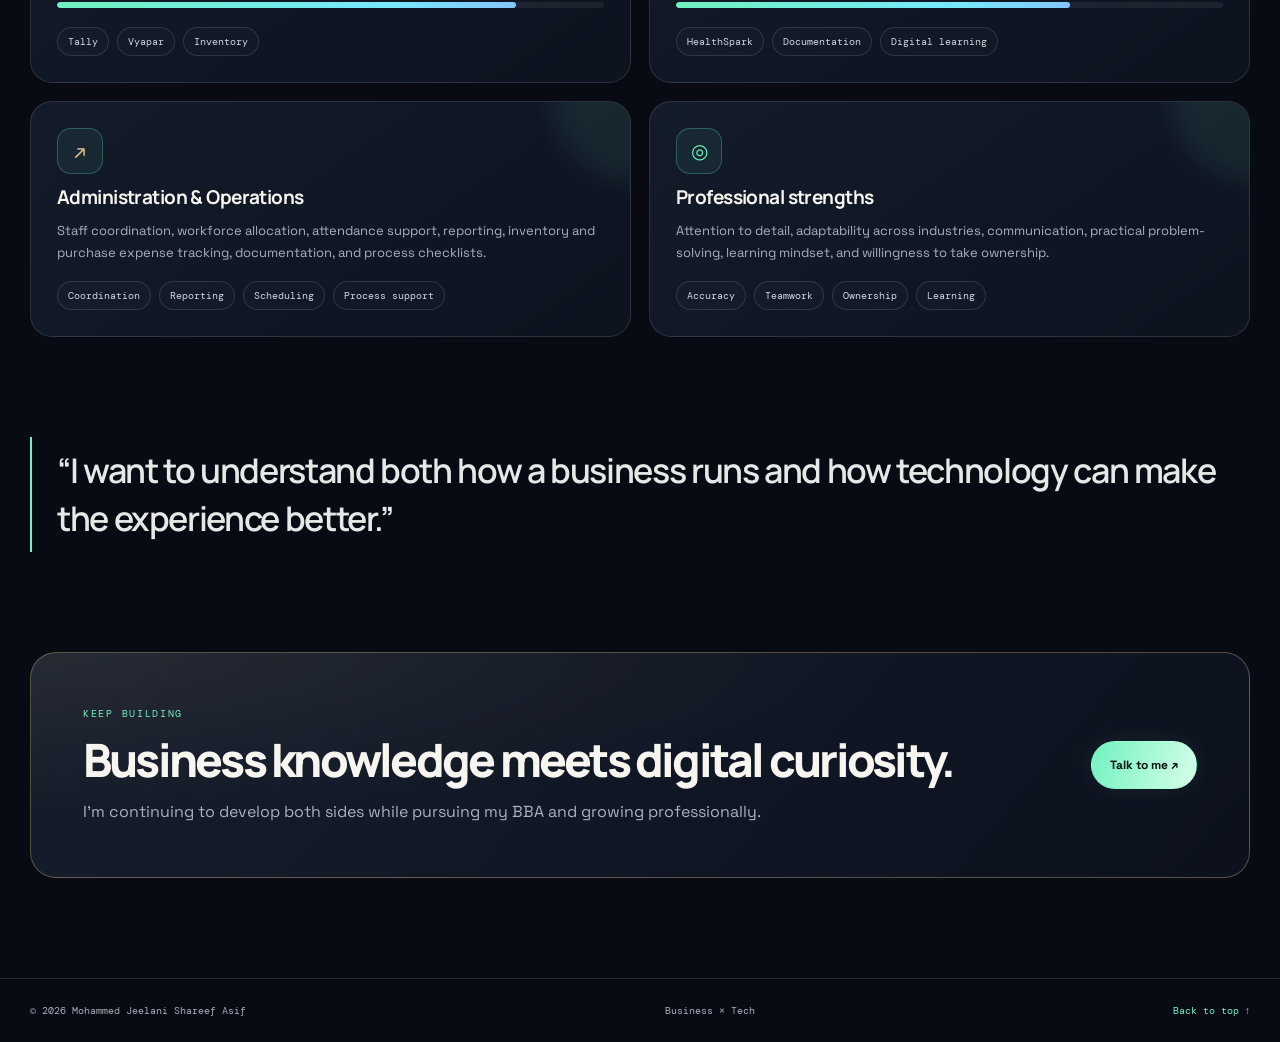
<file: tech.html>
<!doctype html><html lang="en"><head><meta charset="utf-8"><meta name="viewport" content="width=device-width,initial-scale=1"><meta name="theme-color" content="#080b13"><title>Tech & Skills | Mohammed Jeelani Shareef Asif</title><link rel="stylesheet" href="styles.css"></head><body><a class="skip-link" href="#main-content">Skip to content</a><canvas class="particle-field" id="particle-field" aria-hidden="true"></canvas><div class="progress"></div><div class="cursor-glow"></div><header class="nav"><div class="wrap navin"><a class="logo" href="index.html">MJ<b>.</b></a><button class="menu" aria-label="Toggle navigation" aria-expanded="false" aria-controls="primary-navigation">☰</button><nav class="navlinks" id="primary-navigation"><a href="index.html">Home</a><a href="about.html">About</a><a href="experience.html">Experience</a><a class="active" href="tech.html">Tech & Skills</a><a href="achievements.html">Achievements</a><a href="contact.html" class="contactlink">Let's connect ↗</a></nav></div></header><main id="main-content"><section class="wrap page-hero"><div class="breadcrumb"><a href="index.html">HOME</a> / TECH & SKILLS</div><div class="eyebrow"><span class="pulse"></span> The builder side of me</div><h1>Not just a user.<br>A <span class="shine">curious builder.</span></h1><p class="lead">I know website building and enjoy shaping information into clean, usable web pages. Alongside that, I bring hands-on experience with finance software, office tools, and operational systems.</p></section><section class="section"><div class="wrap"><div class="section-head reveal"><div><div class="kicker">01 / Website building</div><h2 class="title">Ideas, structure, and a screen.</h2></div><p class="sub">A growing digital skill set that complements my business and operations experience.</p></div><div class="grid2"><article class="card reveal"><div class="iconbox bluetext">⌘</div><h3>Website building</h3><p>I can build website pages and arrange content into a clear structure. I enjoy thinking about how layout, typography, color, and navigation work together to present a person or idea professionally.</p><div class="chips"><span class="chip">Page structure</span><span class="chip">Navigation</span><span class="chip">Responsive layout</span><span class="chip">Visual hierarchy</span></div></article><article class="card reveal delay1"><div class="iconbox goldtext">✧</div><h3>Design awareness</h3><p>I like modern, polished web experiences that balance creativity with readability. My own portfolio is an example of combining a professional identity with a more expressive visual style.</p><div class="chips"><span class="chip">Color systems</span><span class="chip">Typography</span><span class="chip">Animation concepts</span><span class="chip">Mobile-first thinking</span></div></article></div></div></section><section class="section" style="padding-top:0"><div class="wrap"><div class="section-head reveal"><div><div class="kicker">02 / Skills in practice</div><h2 class="title">Tools that help work move.</h2></div><p class="sub">Bars are visual indicators of areas I use or am building—not formal test scores.</p></div><div class="grid2"><article class="card reveal"><div class="iconbox">₹</div><h3>Accounting & Finance</h3><div class="skillrow"><label><span>Cash handling & records</span><span>Hands-on</span></label><div class="bar"><span data-width="90"></span></div></div><div class="skillrow"><label><span>Billing & GST entries</span><span>Hands-on</span></label><div class="bar"><span data-width="86"></span></div></div><div class="skillrow"><label><span>Reconciliation</span><span>Hands-on</span></label><div class="bar"><span data-width="84"></span></div></div><div class="chips"><span class="chip">Tally</span><span class="chip">Vyapar</span><span class="chip">Inventory</span></div></article><article class="card reveal delay1"><div class="iconbox bluetext">▤</div><h3>Office & Digital Tools</h3><div class="skillrow"><label><span>Microsoft Excel / Word</span><span>Working use</span></label><div class="bar"><span data-width="80"></span></div></div><div class="skillrow"><label><span>Google Sheets</span><span>Working use</span></label><div class="bar"><span data-width="78"></span></div></div><div class="skillrow"><label><span>Website building</span><span>Growing skill</span></label><div class="bar"><span data-width="72"></span></div></div><div class="chips"><span class="chip">HealthSpark</span><span class="chip">Documentation</span><span class="chip">Digital learning</span></div></article><article class="card reveal"><div class="iconbox goldtext">↗</div><h3>Administration & Operations</h3><p>Staff coordination, workforce allocation, attendance support, reporting, inventory and purchase expense tracking, documentation, and process checklists.</p><div class="chips"><span class="chip">Coordination</span><span class="chip">Reporting</span><span class="chip">Scheduling</span><span class="chip">Process support</span></div></article><article class="card reveal delay1"><div class="iconbox">◎</div><h3>Professional strengths</h3><p>Attention to detail, adaptability across industries, communication, practical problem-solving, learning mindset, and willingness to take ownership.</p><div class="chips"><span class="chip">Accuracy</span><span class="chip">Teamwork</span><span class="chip">Ownership</span><span class="chip">Learning</span></div></article></div></div></section><section class="section" style="padding-top:0"><div class="wrap"><div class="quote reveal">“I want to understand both how a business runs and how technology can make the experience better.”</div></div></section><section class="section" style="padding-top:0"><div class="wrap"><div class="cta-panel reveal"><div><div class="kicker">Keep building</div><h2>Business knowledge meets digital curiosity.</h2><p>I'm continuing to develop both sides while pursuing my BBA and growing professionally.</p></div><a class="btn primary" href="contact.html">Talk to me ↗</a></div></div></section></main><footer class="footer"><div class="wrap footerin"><span>© <span id="year"></span> Mohammed Jeelani Shareef Asif</span><span>Business × Tech</span><a href="#">Back to top ↑</a></div></footer><script src="app.js"></script></body></html>
</file>
<file: styles.css>
@import url('https://fonts.googleapis.com/css2?family=DM+Mono:wght@400;500&family=Manrope:wght@400;500;600;700;800&family=Space+Grotesk:wght@400;500;600;700&display=swap');
:root{--ink:#080b13;--panel:#111725;--panel2:#171f30;--white:#f7f5ef;--muted:#a8b1bf;--mint:#71f2c0;--gold:#e6c58b;--blue:#7bbcff;--line:rgba(255,255,255,.12);--max:1220px}*{box-sizing:border-box}html{scroll-behavior:smooth;scroll-padding-top:100px}body{margin:0;background:var(--ink);color:var(--white);font:16px/1.7 'Space Grotesk',sans-serif;overflow-x:hidden}body:before{content:"";position:fixed;inset:0;z-index:-2;background:radial-gradient(ellipse at 80% 10%,#15382f88,transparent 32%),radial-gradient(ellipse at 0 70%,#172d4c66,transparent 35%),linear-gradient(135deg,#080b13,#0c1220 55%,#090d15)}body:after{content:"";position:fixed;inset:-50%;z-index:-1;pointer-events:none;background:conic-gradient(from 0deg,transparent,#71f2c00a,transparent,#e6c58b0c,transparent);animation:ambient 28s linear infinite}a{color:inherit;text-decoration:none}button,a{ -webkit-tap-highlight-color:transparent}.wrap{width:min(var(--max),calc(100% - 44px));margin:auto}.mono,.eyebrow,.nav a,.kicker,.pill,.footer-note{font-family:'DM Mono',monospace}.nav{position:sticky;top:0;z-index:100;border-bottom:1px solid var(--line);background:#080b13c9;backdrop-filter:blur(22px)}.navin{height:78px;display:flex;align-items:center;justify-content:space-between;gap:24px}.logo{font:800 21px Manrope;letter-spacing:-1px}.logo b{color:var(--mint)}.navlinks{display:flex;align-items:center;gap:clamp(12px,2.3vw,30px);font-size:12px;color:#c2c9d2}.navlinks a{transition:color .25s}.navlinks a:hover,.navlinks a.active{color:var(--mint)}.navlinks .contactlink{padding:10px 15px;border:1px solid #71f2c077;border-radius:999px;color:var(--mint)}.menu{display:none;background:none;color:white;border:1px solid var(--line);border-radius:10px;padding:9px}.progress{position:fixed;top:0;left:0;height:3px;width:0;z-index:120;background:linear-gradient(90deg,var(--mint),var(--blue),var(--gold));box-shadow:0 0 16px #71f2c088}.hero{min-height:calc(100vh - 78px);display:grid;grid-template-columns:1.05fr .95fr;align-items:center;gap:clamp(35px,6vw,90px);padding:76px 0 86px;position:relative}.eyebrow{display:inline-flex;align-items:center;gap:10px;border:1px solid var(--line);border-radius:999px;padding:9px 13px;font-size:10px;letter-spacing:.12em;text-transform:uppercase;color:#d5e4df;background:#ffffff06}.pulse{width:7px;height:7px;border-radius:50%;background:var(--mint);box-shadow:0 0 18px var(--mint);animation:pulse 1.5s infinite}h1,h2,h3,p{margin-top:0}h1{font:800 clamp(44px,6.5vw,86px)/.99 Manrope;letter-spacing:-.075em;margin:25px 0;max-width:780px}h1 .shine{background:linear-gradient(100deg,var(--mint),#c1ffe3 38%,var(--gold) 68%,var(--blue));background-size:220% auto;color:transparent;background-clip:text;animation:gradientMove 7s linear infinite}.lead{font-size:clamp(15px,1.45vw,18px);line-height:1.85;color:#b9c3cf;max-width:650px}.actions{display:flex;flex-wrap:wrap;gap:12px;margin:29px 0}.btn{display:inline-flex;align-items:center;justify-content:center;gap:10px;padding:13px 18px;border:1px solid var(--line);border-radius:999px;font-size:12px;font-weight:700;transition:transform .3s,box-shadow .3s,border .3s;background:#ffffff06}.btn:hover{transform:translateY(-4px);box-shadow:0 12px 35px #0005;border-color:#71f2c088}.btn.primary{background:linear-gradient(110deg,var(--mint),#d7ffe9);color:#06140f;border-color:transparent}.btn.gold{background:linear-gradient(110deg,#e6c58b,#f9e9c8);color:#21180b;border-color:transparent}.metrics{display:flex;flex-wrap:wrap;gap:24px;margin-top:34px}.metric{border-left:2px solid var(--gold);padding-left:13px}.metric strong{display:block;font:800 22px Manrope}.metric small{color:var(--muted);font:10px 'DM Mono';text-transform:uppercase;letter-spacing:.06em}.visual{position:relative;min-width:0;perspective:1200px}.photo-orbit{position:relative;width:min(100%,470px);aspect-ratio: .82;margin:auto;transform-style:preserve-3d;animation:floatPhoto 7s ease-in-out infinite}.photo-orbit:before,.photo-orbit:after{content:"";position:absolute;inset:-10% -8%;border:1px solid #71f2c044;border-radius:48%;transform:rotate(-19deg);animation:orbit 18s linear infinite}.photo-orbit:after{inset:-2% -15%;border-color:#e6c58b44;transform:rotate(37deg);animation-direction:reverse;animation-duration:24s}.photo-shell{position:absolute;inset:2% 7%;border:1px solid #ffffff30;border-radius:48% 48% 22px 22px;overflow:hidden;background:linear-gradient(150deg,#203c42,#172032 65%,#5c4930);box-shadow:0 40px 100px #0008,0 0 60px #71f2c018;isolation:isolate}.photo-shell:before{content:"";position:absolute;z-index:2;inset:-30% -100%;background:linear-gradient(110deg,transparent 42%,#ffffff25 50%,transparent 58%);transform:translateX(-80%);animation:shine 7s ease-in-out infinite;pointer-events:none}.photo-shell:after{content:"";position:absolute;inset:35% 0 0;background:linear-gradient(transparent,#070b13d9);pointer-events:none}.photo-shell img{width:100%;height:100%;object-fit:cover;object-position:center 20%;filter:contrast(1.04) saturate(.8);animation:photoReveal 1.5s cubic-bezier(.2,.8,.2,1) both}.photo-caption{position:absolute;z-index:3;bottom:7%;left:9%;right:9%}.photo-caption small{font:10px 'DM Mono';letter-spacing:.16em;color:var(--mint);text-transform:uppercase}.photo-caption strong{display:block;font:700 clamp(18px,2.2vw,25px) Manrope;margin-top:6px}.floating{position:absolute;z-index:5;padding:14px 17px;border:1px solid #71f2c04d;border-radius:16px;background:#101726df;backdrop-filter:blur(20px);box-shadow:0 18px 45px #0005;animation:floatCard 5s ease-in-out infinite}.floating small{display:block;color:var(--muted);font:10px 'DM Mono';letter-spacing:.1em;text-transform:uppercase}.floating b{display:block;margin-top:4px;font-size:12px}.f-award{top:13%;left:-7%}.f-tech{bottom:13%;right:-9%;animation-delay:-2s;border-color:#e6c58b66}.f-tech em{color:var(--gold);font-style:normal}.orbit-label{position:absolute;right:-5%;top:47%;width:84px;height:84px;display:grid;place-items:center;border-radius:50%;background:conic-gradient(var(--mint),var(--blue),var(--gold),var(--mint));animation:spin 12s linear infinite}.orbit-label span{width:72px;height:72px;border-radius:50%;background:#101624;display:grid;place-items:center;text-align:center;font:9px 'DM Mono';line-height:1.35;animation:spin 12s linear infinite reverse}.ticker{border-block:1px solid var(--line);background:#ffffff03;overflow:hidden}.ticker-track{display:flex;width:max-content;gap:30px;padding:17px 0;animation:marquee 34s linear infinite;font:11px 'DM Mono';text-transform:uppercase;letter-spacing:.15em;color:#c1d1ce}.ticker-track b{color:var(--gold)}.section{padding:100px 0}.section-head{display:flex;align-items:end;justify-content:space-between;gap:25px;margin-bottom:36px}.kicker{font-size:10px;color:var(--mint);letter-spacing:.17em;text-transform:uppercase;margin-bottom:13px}.title{font:800 clamp(32px,4.6vw,55px)/1.08 Manrope;letter-spacing:-.065em;margin:0}.sub{color:var(--muted);max-width:450px;font-size:14px;margin:0}.grid2{display:grid;grid-template-columns:1fr 1fr;gap:18px}.grid3{display:grid;grid-template-columns:repeat(3,1fr);gap:16px}.grid4{display:grid;grid-template-columns:repeat(4,1fr);gap:14px}.card{position:relative;overflow:hidden;border:1px solid var(--line);border-radius:22px;padding:26px;background:linear-gradient(145deg,#151d2de8,#0e1421e8);transition:transform .4s,border-color .4s,box-shadow .4s}.card:before{content:"";position:absolute;width:180px;height:180px;right:-100px;top:-100px;border-radius:50%;background:#71f2c015;filter:blur(12px);transition:transform .6s}.card:hover{transform:translateY(-7px);border-color:#71f2c066;box-shadow:0 20px 55px #0004}.card:hover:before{transform:scale(1.6)}.card h3{font:700 19px Manrope;letter-spacing:-.03em;margin:10px 0}.card p,.card li{color:var(--muted);font-size:13px}.iconbox{display:grid;place-items:center;width:46px;height:46px;border:1px solid #71f2c044;background:#71f2c011;border-radius:14px;font-size:20px;color:var(--mint)}.goldtext{color:var(--gold)}.bluetext{color:var(--blue)}.chips{display:flex;flex-wrap:wrap;gap:8px;margin-top:17px}.chip{font:10px 'DM Mono';padding:7px 10px;border:1px solid var(--line);border-radius:999px;color:#d0d9e1;background:#ffffff04}.reveal{opacity:0;transform:translateY(28px) scale(.99);transition:opacity .8s,transform .8s cubic-bezier(.2,.7,.2,1)}.reveal.show{opacity:1;transform:translateY(0) scale(1)}.delay1{transition-delay:.12s}.delay2{transition-delay:.24s}.delay3{transition-delay:.36s}.page-hero{padding:90px 0 50px}.page-hero h1{max-width:950px}.page-hero .lead{max-width:780px}.breadcrumb{color:var(--muted);font:10px 'DM Mono';margin-bottom:22px}.breadcrumb a{color:var(--mint)}.split-persona{display:grid;grid-template-columns:1fr 1fr;gap:18px}.persona{min-height:300px;padding:clamp(25px,4vw,42px);border:1px solid var(--line);border-radius:26px;position:relative;overflow:hidden;background:linear-gradient(140deg,#152a2a,#101624)}.persona.tech{background:linear-gradient(140deg,#15263b,#121522)}.persona:after{content:"";position:absolute;width:240px;height:240px;right:-100px;bottom:-120px;border:1px solid #71f2c044;border-radius:50%;box-shadow:0 0 0 24px #71f2c008,0 0 0 48px #71f2c006;animation:orbit 30s linear infinite}.persona .bigicon{font-size:30px;color:var(--mint)}.persona h2{font:800 clamp(28px,3.5vw,43px)/1.1 Manrope;letter-spacing:-.05em;margin:20px 0}.persona p{color:var(--muted);max-width:480px;font-size:14px}.timeline{display:grid;gap:18px}.job{display:grid;grid-template-columns:200px 1fr;gap:26px;padding:28px;border:1px solid var(--line);border-radius:22px;background:#111725d9}.jobdate{font:11px 'DM Mono';color:var(--mint)}.jobplace{font-size:12px;color:var(--muted);margin-top:8px}.job h2{font:700 24px Manrope;margin:0 0 14px}.job ul{padding-left:18px;margin:0}.job li{color:#b9c3cf;font-size:13px;padding:4px 0}.job li::marker{color:var(--gold)}.bar{height:6px;background:#ffffff10;border-radius:999px;overflow:hidden;margin-top:10px}.bar span{display:block;height:100%;width:0;background:linear-gradient(90deg,var(--mint),var(--blue),var(--gold));border-radius:999px;transition:width 1.5s cubic-bezier(.2,.7,.2,1)}.skillrow{margin:19px 0}.skillrow label{display:flex;justify-content:space-between;gap:10px;font-size:12px}.skillrow label span:last-child{font:10px 'DM Mono';color:var(--muted)}.impactnum{font:800 clamp(30px,4vw,44px) Manrope;color:var(--gold);letter-spacing:-.06em}.quote{font:600 clamp(23px,3vw,34px)/1.4 Manrope;letter-spacing:-.04em;border-left:2px solid var(--mint);padding:10px 0 10px 25px;color:#e4e9e7}.cta-panel{display:grid;grid-template-columns:1fr auto;align-items:center;gap:28px;padding:clamp(26px,5vw,52px);border:1px solid #e6c58b55;border-radius:26px;background:radial-gradient(ellipse at 0 0,#e6c58b16,transparent 50%),linear-gradient(130deg,#151d2c,#0c111d)}.cta-panel h2{font:800 clamp(29px,4vw,46px)/1.1 Manrope;letter-spacing:-.06em;margin:0 0 12px}.cta-panel p{color:var(--muted);margin:0}.contactbox{display:grid;grid-template-columns:.9fr 1.1fr;gap:22px}.contact-option{display:flex;align-items:center;gap:14px;padding:17px;border:1px solid var(--line);border-radius:17px;background:#ffffff04;transition:transform .3s,border .3s}.contact-option:hover{transform:translateX(5px);border-color:#71f2c066}.contact-option .iconbox{flex-shrink:0}.contact-option small{display:block;color:var(--muted);font-size:11px}.contact-option strong{font-size:14px;overflow-wrap:anywhere}.footer{border-top:1px solid var(--line);padding:25px 0;color:var(--muted);font:10px 'DM Mono'}.footerin{display:flex;justify-content:space-between;gap:20px;flex-wrap:wrap}.footer a{color:var(--mint)}.cursor-glow{position:fixed;width:260px;height:260px;left:0;top:0;z-index:-1;border-radius:50%;pointer-events:none;background:radial-gradient(circle,#71f2c00d,transparent 70%);transform:translate(-50%,-50%)}@keyframes pulse{50%{opacity:.5;box-shadow:0 0 3px var(--mint)}}@keyframes ambient{to{transform:rotate(360deg)}}@keyframes gradientMove{to{background-position:220% center}}@keyframes photoReveal{from{opacity:0;transform:scale(1.12);filter:blur(8px)}to{opacity:1;transform:scale(1);filter:blur(0)}}@keyframes floatPhoto{50%{transform:translateY(-12px) rotateY(-2deg)}}@keyframes floatCard{50%{transform:translateY(-13px) rotate(1deg)}}@keyframes shine{0%,20%{transform:translateX(-80%)}65%,100%{transform:translateX(80%)}}@keyframes orbit{to{transform:rotate(360deg)}}@keyframes spin{to{transform:rotate(360deg)}}@keyframes marquee{to{transform:translateX(-50%)}}@media(max-width:850px){.navin{height:68px}.menu{display:block}.navlinks{display:none;position:absolute;top:68px;left:0;right:0;padding:20px 22px 25px;background:#080b13f5;border-bottom:1px solid var(--line);flex-direction:column;align-items:stretch;gap:18px}.navlinks.open{display:flex}.navlinks a{padding:6px}.hero{grid-template-columns:1fr;gap:30px;padding:54px 0 65px}.hero-copy{order:1}.visual{order:0;width:min(100%,450px);margin:0 auto}.photo-orbit{width:min(78%,340px)}.f-award{left:-12%}.f-tech{right:-13%}h1{font-size:clamp(43px,10vw,68px)}.section{padding:72px 0}.section-head{align-items:start;flex-direction:column}.grid4{grid-template-columns:repeat(2,1fr)}.grid3{grid-template-columns:repeat(2,1fr)}.job{grid-template-columns:1fr;gap:13px}.contactbox{grid-template-columns:1fr}.cta-panel{grid-template-columns:1fr}.orbit-label{right:-8%;width:70px;height:70px}.orbit-label span{width:60px;height:60px}}@media(max-width:560px){.wrap{width:calc(100% - 32px)}.hero{padding-top:38px}.photo-orbit{width:min(78%,290px)}.floating{padding:10px 12px}.floating b{font-size:10px}.floating small{font-size:8px}.f-award{left:-12%;top:14%}.f-tech{right:-12%;bottom:13%}.orbit-label{top:45%;right:-11%}.metrics{gap:15px}.metric strong{font-size:19px}.metric small{font-size:8px}.grid2,.grid3,.grid4,.split-persona{grid-template-columns:1fr}.card{padding:22px}.section{padding:60px 0}.page-hero{padding:55px 0 30px}.page-hero h1{font-size:clamp(40px,12vw,58px)}.job{padding:22px}.job h2{font-size:21px}.footerin{flex-direction:column}.cta-panel{padding:24px}.btn{font-size:11px;padding:12px 15px}}@media(prefers-reduced-motion:reduce){*,*:before,*:after{animation-duration:.01ms!important;animation-iteration-count:1!important;scroll-behavior:auto!important;transition-duration:.01ms!important}.reveal{opacity:1;transform:none}}


/* V5: hybrid luxury-executive + futuristic motion layer */
:root{--electric:#8b7cff;--cyan:#77e7ff;--rose:#f3b6d5}
body:before{background:radial-gradient(ellipse at 78% 15%,#15382f88,transparent 30%),radial-gradient(ellipse at 10% 35%,#31245c55,transparent 35%),radial-gradient(ellipse at 90% 78%,#173b6a44,transparent 32%),linear-gradient(135deg,#070a12,#0c1220 52%,#090b16)}
body:after{background:conic-gradient(from 0deg,transparent,#71f2c012,transparent,#8b7cff12,transparent,#e6c58b0c,transparent);animation:ambient 22s linear infinite}
.progress{background:linear-gradient(90deg,var(--mint),var(--cyan),var(--electric),var(--gold));box-shadow:0 0 18px #8b7cff77}
h1 .shine{background-image:linear-gradient(100deg,var(--mint),var(--cyan) 25%,#e9e5ff 43%,var(--gold) 62%,var(--electric) 80%,var(--mint));background-size:300% auto;animation:gradientMove 5s linear infinite}
.hero-copy>*{animation:heroEnter .9s cubic-bezier(.2,.8,.2,1) both}
.hero-copy>.eyebrow{animation-delay:.08s}.hero-copy>h1{animation-delay:.18s}.hero-copy>.lead{animation-delay:.3s}.hero-copy>.actions{animation-delay:.42s}.hero-copy>.metrics{animation-delay:.54s}
.photo-orbit{will-change:transform;transition:transform .25s ease-out}
.photo-shell{box-shadow:0 40px 100px #0009,0 0 0 1px #71f2c022,0 0 75px #8b7cff20}
.photo-shell:before{background:linear-gradient(110deg,transparent 35%,#ffffff30 48%,#8b7cff22 52%,transparent 63%);animation-duration:5.5s}
.photo-shell img{filter:contrast(1.06) saturate(.92);transition:filter .5s,transform .8s}
.photo-shell:hover img{filter:contrast(1.1) saturate(1.1);transform:scale(1.035)}
.photo-orbit:before{border-color:#71f2c077;box-shadow:0 0 30px #71f2c01a;animation-duration:14s}
.photo-orbit:after{border-color:#8b7cff88;box-shadow:0 0 28px #8b7cff1a;animation-duration:20s}
.orbit-label{background:conic-gradient(var(--mint),var(--cyan),var(--electric),var(--gold),var(--mint));box-shadow:0 0 35px #8b7cff22}
.floating{animation:floatCard 4.3s ease-in-out infinite, cardGlow 5s ease-in-out infinite}
.f-tech{animation-delay:-1.5s,-2.5s}
.ticker-track{animation-duration:26s}
.card,.persona,.job,.contact-option,.cta-panel{transform-style:preserve-3d;will-change:transform}
.card{background:linear-gradient(145deg,#151d2de8,#0e1421e8);transition:transform .22s ease,border-color .4s,box-shadow .4s}
.card:hover{box-shadow:0 28px 70px #0006,0 0 28px #71f2c010}
.card:after{content:"";position:absolute;inset:0;pointer-events:none;background:linear-gradient(120deg,transparent 20%,#ffffff0b 48%,transparent 70%);transform:translateX(-120%);transition:transform .8s}
.card:hover:after{transform:translateX(120%)}
.persona:before{content:"";position:absolute;inset:0;pointer-events:none;background:linear-gradient(120deg,transparent,#ffffff07,transparent);transform:translateX(-120%);animation:scanline 8s ease-in-out infinite}
.persona.tech:after{border-color:#8b7cff66;box-shadow:0 0 0 24px #8b7cff0a,0 0 0 48px #77e7ff08;animation-duration:23s}
.chip{transition:transform .25s,border-color .25s,color .25s,background .25s}
.chip:hover{transform:translateY(-3px);border-color:var(--mint);color:var(--white);background:#71f2c012}
.btn.primary{box-shadow:0 0 0 0 #71f2c044;animation:buttonBreath 4s ease-in-out infinite}
.btn.primary:hover{box-shadow:0 0 32px #71f2c044}
.btn.gold:hover{box-shadow:0 0 32px #e6c58b33}
.kicker{color:var(--mint)}
.title{background:linear-gradient(100deg,var(--white),#d9e4f2 65%,#9ed7d4);color:transparent;background-clip:text}
.bar span{background:linear-gradient(90deg,var(--mint),var(--cyan),var(--electric),var(--gold));background-size:200% 100%;animation:gradientMove 4s linear infinite}
.impactnum{background:linear-gradient(90deg,var(--gold),#fff0ce,var(--mint));background-clip:text;color:transparent}
.reveal{filter:blur(4px);transition:opacity .85s,transform .85s cubic-bezier(.2,.7,.2,1),filter .85s}
.reveal.show{filter:blur(0)}
.page-hero h1{animation:heroEnter .9s cubic-bezier(.2,.8,.2,1) both}
.page-hero .lead{animation:heroEnter 1s .14s both}
.footer a{transition:color .25s,text-shadow .25s}
.footer a:hover{text-shadow:0 0 18px #71f2c099}
.cursor-glow{width:320px;height:320px;background:radial-gradient(circle,#71f2c015,transparent 65%);mix-blend-mode:screen}
@keyframes heroEnter{from{opacity:0;transform:translateY(28px);filter:blur(7px)}to{opacity:1;transform:translateY(0);filter:blur(0)}}
@keyframes cardGlow{0%,100%{box-shadow:0 18px 45px #0005}50%{box-shadow:0 18px 45px #0005,0 0 22px #71f2c010}}
@keyframes scanline{0%,65%,100%{transform:translateX(-120%)}80%{transform:translateX(120%)}}
@keyframes buttonBreath{0%,100%{box-shadow:0 0 0 0 #71f2c000}50%{box-shadow:0 0 22px 0 #71f2c022}}
@media(max-width:850px){.hero-copy>*{animation-duration:.75s}.photo-orbit{animation-duration:6s}.floating{backdrop-filter:blur(14px)}}
@media(prefers-reduced-motion:reduce){.hero-copy>*,.page-hero h1,.page-hero .lead{animation:none!important;opacity:1!important;filter:none!important;transform:none!important}}


/* V6 — cinematic business × technology portfolio */
:root{--electric:#9c8bff;--cyan:#77e7ff;--rose:#f3b6d5;--surface-glass:rgba(13,20,34,.76)}
::selection{background:var(--mint);color:#07110e}
.skip-link{position:fixed;left:12px;top:12px;z-index:9999;padding:10px 14px;border-radius:10px;background:var(--mint);color:#07110e;transform:translateY(-160%);font-weight:800}.skip-link:focus{transform:translateY(0)}
.particle-field{position:fixed;inset:0;width:100%;height:100%;z-index:-1;pointer-events:none;opacity:.62}
body:before{background:radial-gradient(ellipse at 76% 13%,#15382f99,transparent 31%),radial-gradient(ellipse at 12% 30%,#38245d66,transparent 34%),radial-gradient(ellipse at 90% 77%,#123d6555,transparent 33%),linear-gradient(135deg,#060910,#0b1220 54%,#090b15)}
body:after{background:conic-gradient(from 0deg,transparent,#71f2c014,transparent,#9c8bff12,transparent,#e6c58b0c,transparent);animation:ambient 18s linear infinite}
.nav{box-shadow:0 10px 36px #0002}.navlinks a{position:relative}.navlinks a:not(.contactlink):after{content:"";position:absolute;left:0;right:100%;bottom:-7px;height:1px;background:linear-gradient(90deg,var(--mint),var(--electric));transition:right .3s}.navlinks a:hover:after,.navlinks a.active:after{right:0}
.hero{isolation:isolate}.hero:before{content:"";position:absolute;z-index:-1;left:-13vw;top:8%;width:40vw;height:40vw;max-width:520px;max-height:520px;border-radius:50%;background:radial-gradient(circle,#71f2c008,transparent 70%);animation:breathingHalo 7s ease-in-out infinite}.hero h1{line-height:.98;letter-spacing:-.082em}.hero .shine{background-image:linear-gradient(100deg,var(--mint),var(--cyan) 24%,#f5f2ff 43%,var(--gold) 62%,var(--electric) 82%,var(--mint));background-size:300% auto;animation:gradientMove 4.2s linear infinite;text-shadow:0 0 35px #71f2c018}
.role-line{display:flex;align-items:center;gap:11px;margin:0 0 18px;color:#e8eaf0;font:500 clamp(12px,1.2vw,15px) 'DM Mono',monospace;min-height:25px}.role-dot{width:7px;height:7px;border-radius:50%;background:var(--cyan);box-shadow:0 0 15px var(--cyan);animation:pulse 1.4s infinite}.role-cycle{color:var(--cyan)}.role-caret{color:var(--gold);animation:caretBlink .9s steps(2,start) infinite}.hero-footnote{display:flex;justify-content:space-between;gap:16px;padding:0 0 22px;color:#9aa8ba;font:10px 'DM Mono',monospace;letter-spacing:.08em;text-transform:uppercase}.hero-footnote .mono{color:var(--gold)}.scroll-cue b{color:var(--mint);display:inline-block;animation:nudgeDown 1.4s ease-in-out infinite}
.photo-orbit{animation:floatPhoto 7s ease-in-out infinite,portraitTilt 12s ease-in-out infinite}.photo-orbit:before{border-color:#71f2c088;box-shadow:0 0 35px #71f2c01a;animation-duration:13s}.photo-orbit:after{border-color:#9c8bff99;box-shadow:0 0 30px #9c8bff1b;animation-duration:19s}.photo-shell{box-shadow:0 42px 110px #000a,0 0 0 1px #71f2c025,0 0 75px #9c8bff20}.photo-shell:before{background:linear-gradient(110deg,transparent 34%,#ffffff2a 47%,#9c8bff24 51%,transparent 64%);animation-duration:4.8s}.photo-shell img{object-position:center 16%;filter:contrast(1.04) saturate(.96)}.f-award{animation:floatCard 4.2s ease-in-out infinite,cardGlow 5s ease-in-out infinite}.f-tech{animation:floatCard 5s ease-in-out infinite reverse,cardGlow 6s ease-in-out infinite}.orbit-label{box-shadow:0 0 35px #9c8bff35;animation:spin 10s linear infinite}.orbit-label span{animation:spin 10s linear infinite reverse}
.btn{position:relative;overflow:hidden}.btn:after{content:"";position:absolute;inset:0;background:linear-gradient(110deg,transparent 20%,#ffffff38 50%,transparent 75%);transform:translateX(-130%);transition:transform .65s}.btn:hover:after{transform:translateX(130%)}.btn.primary{box-shadow:0 0 24px #71f2c014;animation:buttonBreath 3.8s ease-in-out infinite}.btn.gold{box-shadow:0 0 22px #e6c58b0a}
.card,.persona,.job,.contact-option,.cta-panel,.award-card{transform-style:preserve-3d;backface-visibility:hidden}.card:after{content:"";position:absolute;inset:0;pointer-events:none;background:linear-gradient(120deg,transparent 18%,#ffffff0b 48%,transparent 72%);transform:translateX(-125%);transition:transform .85s}.card:hover:after{transform:translateX(125%)}.persona:before{content:"";position:absolute;inset:0;pointer-events:none;background:linear-gradient(120deg,transparent,#ffffff08,transparent);transform:translateX(-120%);animation:scanline 7s ease-in-out infinite}.persona.tech:after{border-color:#9c8bff77;box-shadow:0 0 0 24px #9c8bff0a,0 0 0 48px #77e7ff08;animation-duration:22s}
.reveal{filter:blur(5px);transition:opacity .85s,transform .85s cubic-bezier(.2,.7,.2,1),filter .85s}.reveal.show{filter:blur(0)}.impactnum{background:linear-gradient(90deg,var(--gold),#fff0ce,var(--mint),var(--cyan));background-size:240% auto;background-clip:text;color:transparent;animation:gradientMove 6s linear infinite}.bar span{background:linear-gradient(90deg,var(--mint),var(--cyan),var(--electric),var(--gold));background-size:220% 100%;animation:gradientMove 4s linear infinite}.title{background:linear-gradient(100deg,var(--white),#d9e4f2 60%,#9ed7d4);color:transparent;background-clip:text}.footer a{transition:color .25s,text-shadow .25s}.footer a:hover{text-shadow:0 0 18px #71f2c099}
.award-card{position:relative;overflow:hidden;min-height:290px;padding:clamp(26px,4vw,44px);border:1px solid #e6c58b4d;border-radius:26px;background:radial-gradient(ellipse at 100% 0,#e6c58b1d,transparent 45%),linear-gradient(145deg,#191b29,#101624);transition:transform .35s,border-color .35s,box-shadow .35s}.award-card.violet{border-color:#9c8bff55;background:radial-gradient(ellipse at 100% 0,#9c8bff20,transparent 45%),linear-gradient(145deg,#17182b,#101624)}.award-card:hover{transform:translateY(-7px);border-color:#e6c58b99;box-shadow:0 22px 65px #0005,0 0 30px #e6c58b0d}.award-card h2{font:800 clamp(25px,3.3vw,38px)/1.1 Manrope;letter-spacing:-.055em;max-width:420px}.award-card p{color:var(--muted);max-width:470px}.award-halo{position:absolute;right:25px;top:8px;font-size:100px;color:#e6c58b18;animation:spin 22s linear infinite}.award-stamp{display:inline-block;margin-top:25px;padding:7px 10px;border:1px solid #e6c58b55;border-radius:5px;color:var(--gold);font:9px 'DM Mono';letter-spacing:.18em}
@keyframes caretBlink{to{visibility:hidden}}@keyframes nudgeDown{50%{transform:translateY(4px)}}@keyframes breathingHalo{0%,100%{transform:scale(.9);opacity:.45}50%{transform:scale(1.12);opacity:1}}@keyframes portraitTilt{0%,100%{rotate:0deg}50%{rotate:.7deg}}
@media(max-width:850px){.hero{padding-top:38px}.hero-footnote{padding-bottom:17px;font-size:9px}.hero-footnote .scroll-cue{display:none}.photo-orbit{width:min(78%,340px)}.floating{max-width:78%;backdrop-filter:blur(14px)}.f-award{left:-6%}.f-tech{right:-6%}.navlinks{z-index:110}.award-card{min-height:245px}}
@media(max-width:560px){.wrap{width:calc(100% - 32px)}.hero{padding-top:24px;gap:30px}.hero h1{font-size:clamp(42px,11.8vw,60px);line-height:1.02;letter-spacing:-.075em;overflow-wrap:normal}.hero .lead{font-size:15px;line-height:1.75}.photo-orbit{width:min(78%,290px);aspect-ratio:.82}.floating{max-width:82%;padding:10px 12px}.floating b{font-size:10px;line-height:1.4}.floating small{font-size:8px}.f-award{left:-8%;top:13%}.f-tech{right:-8%;bottom:12%}.orbit-label{right:-7%;width:64px;height:64px}.orbit-label span{width:55px;height:55px;font-size:8px}.hero-footnote{font-size:8px}.role-line{font-size:11px;min-height:20px}.navin{height:66px}.navlinks{top:66px}.section{padding:58px 0}.page-hero{padding:48px 0 28px}.page-hero h1{font-size:clamp(39px,11vw,54px)}.footerin{gap:12px}}
@media(prefers-reduced-motion:reduce){.particle-field{display:none}body:after{animation:none}.hero-copy>*,.page-hero h1,.page-hero .lead,.photo-orbit,.floating,.orbit-label,.role-caret,.scroll-cue b{animation:none!important;opacity:1!important;filter:none!important;transform:none!important;rotate:none!important}.reveal{opacity:1;transform:none;filter:none}.btn.primary{animation:none}}
</file>
